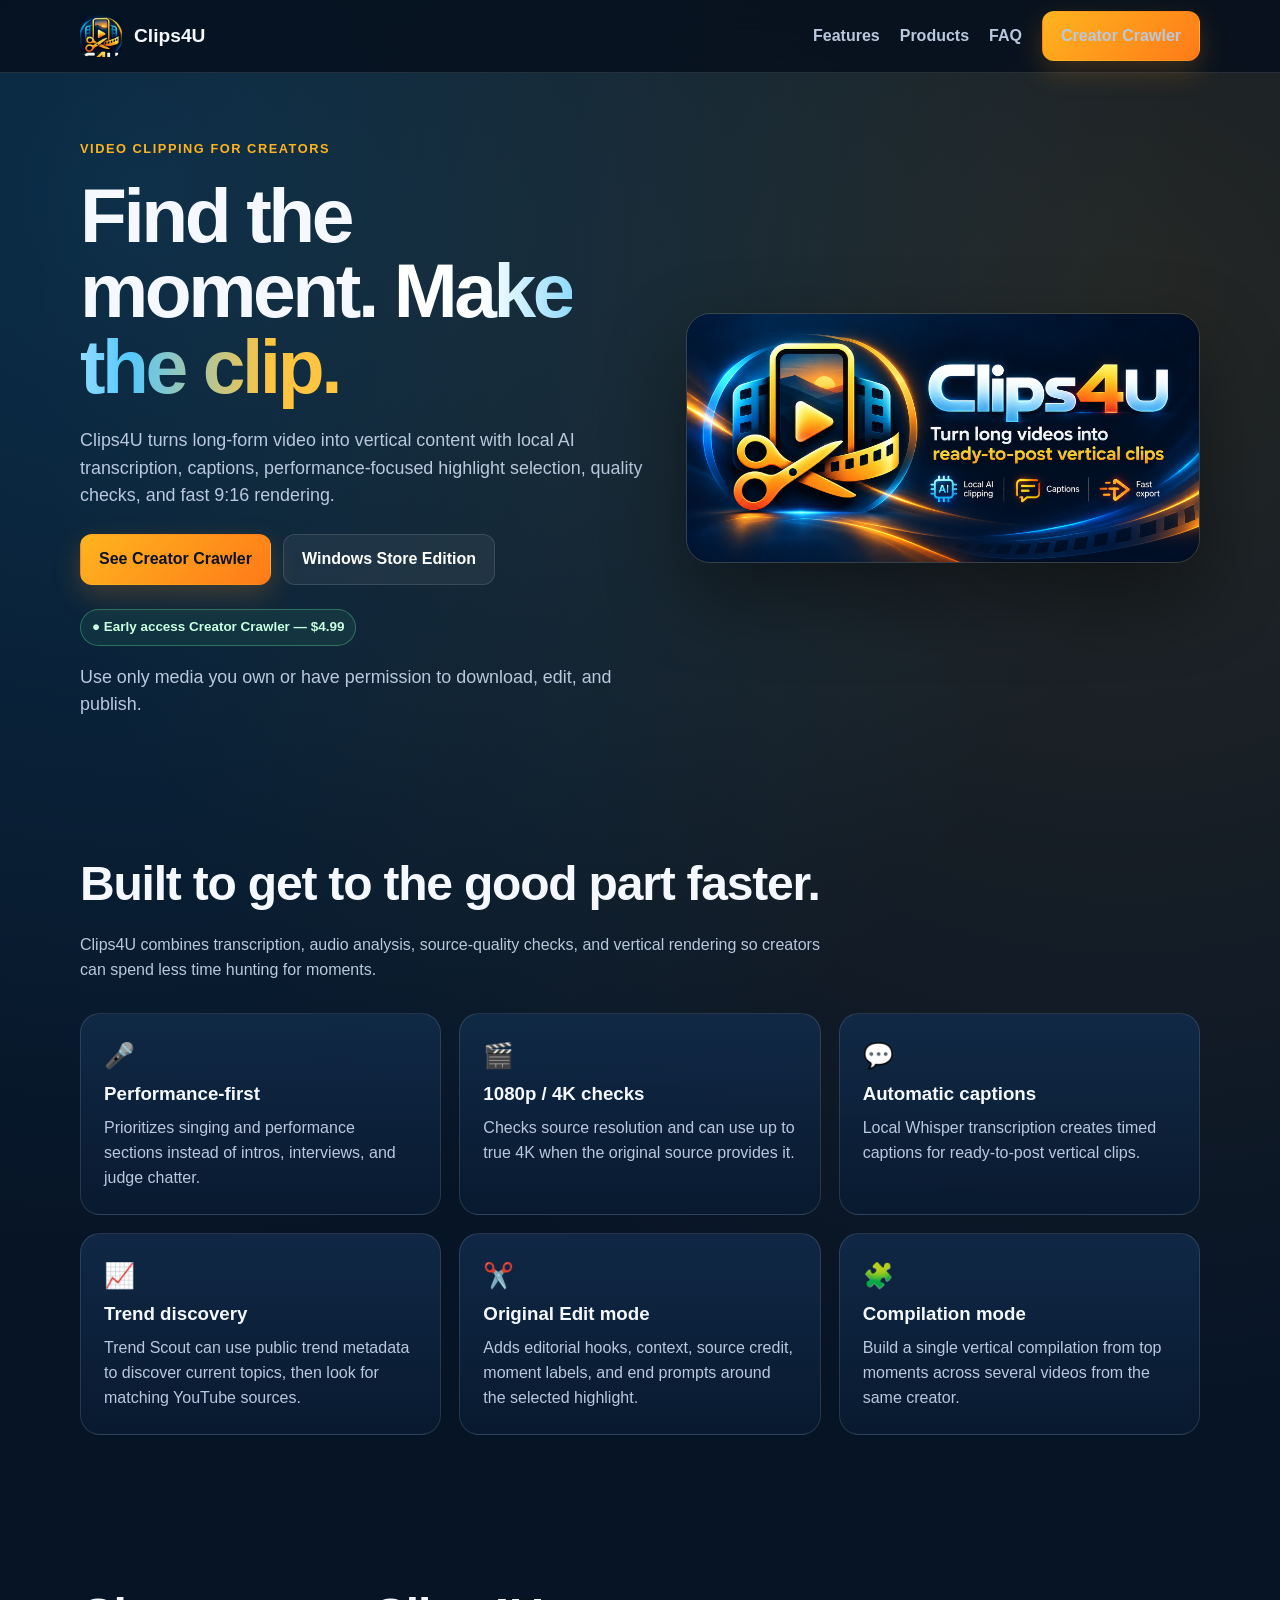
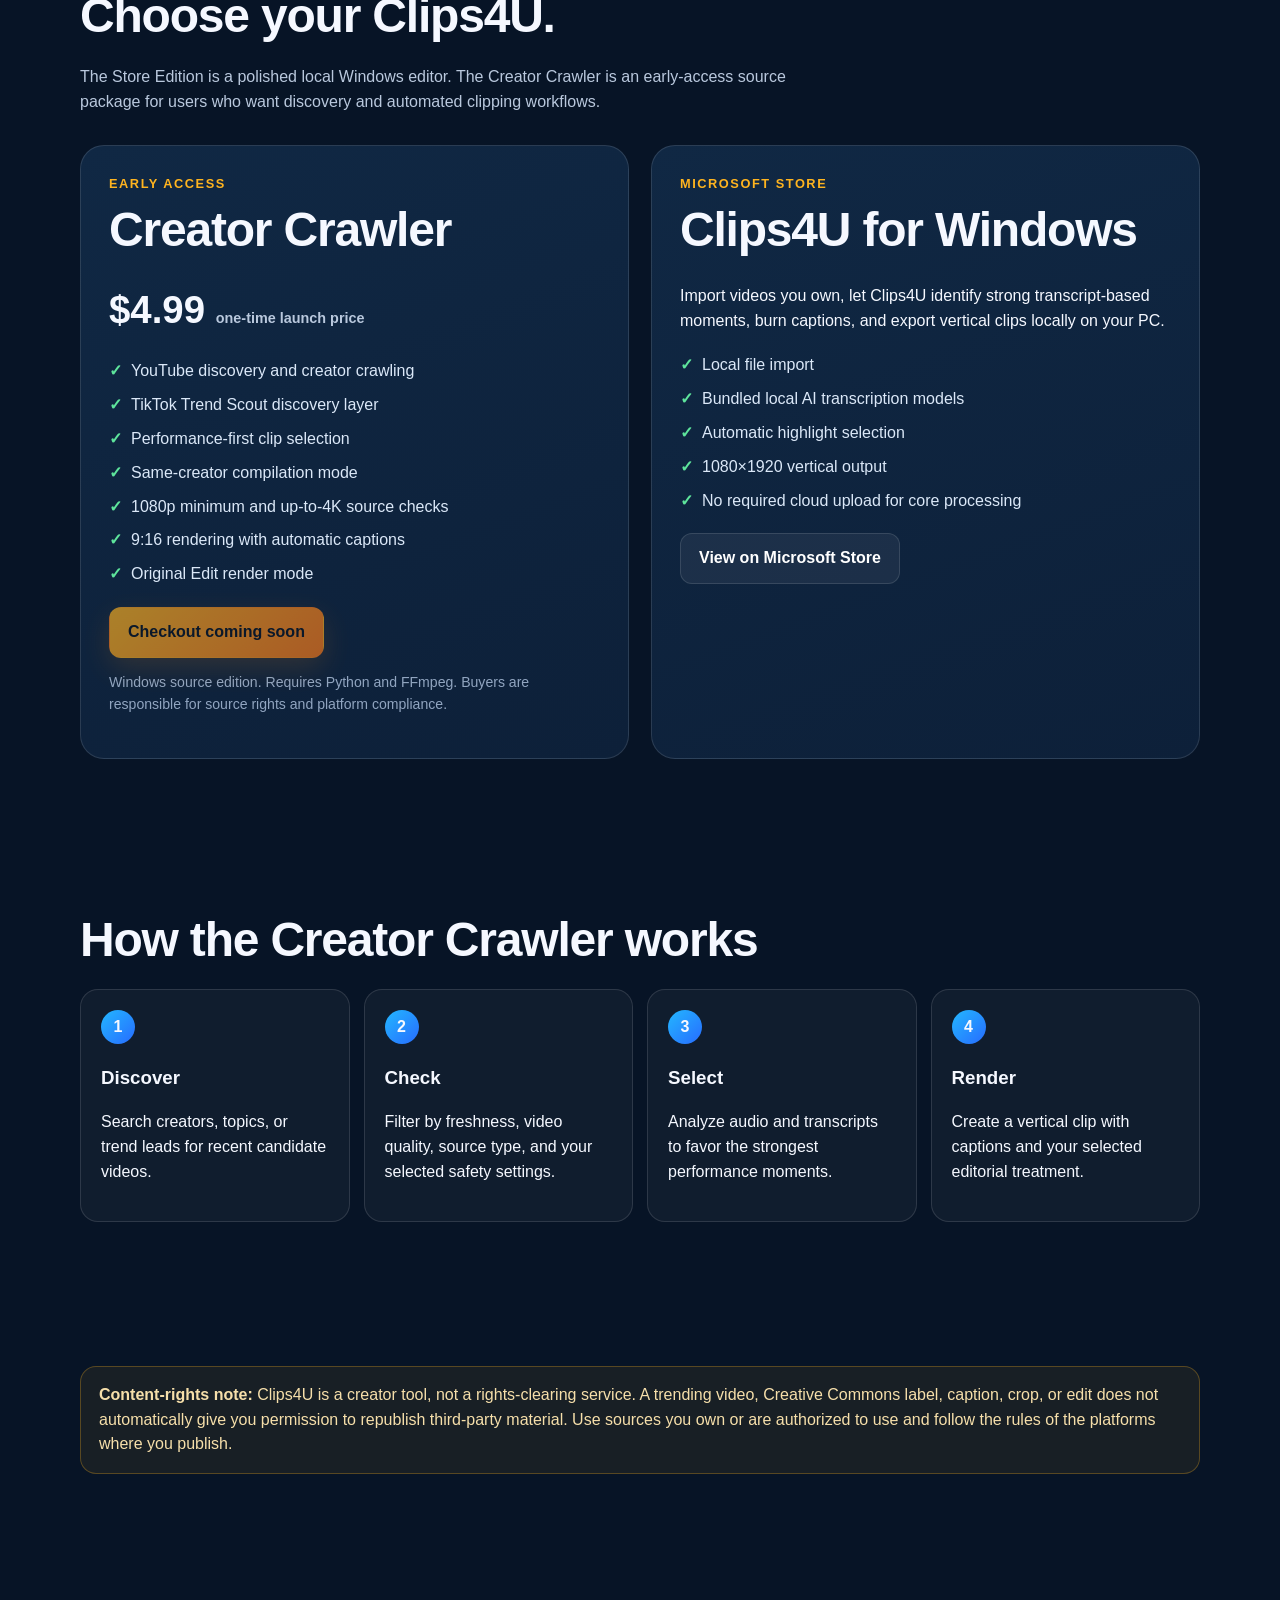
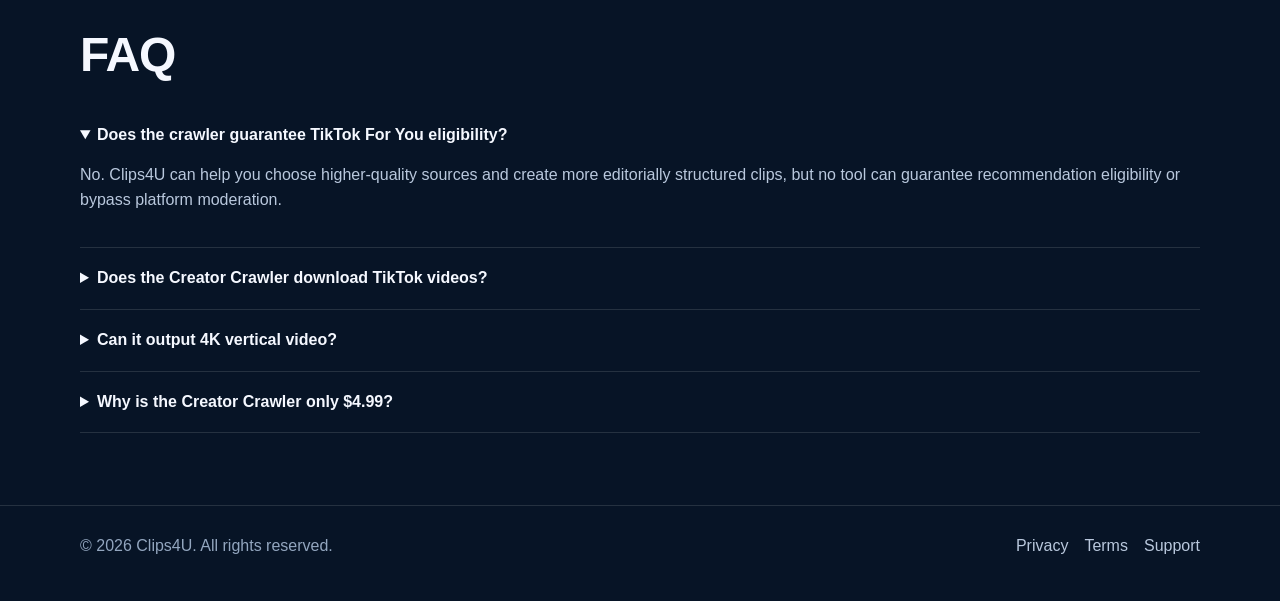
<file: index.html>
<!doctype html>
<html lang="en">
<head>
  <meta charset="utf-8">
  <meta name="viewport" content="width=device-width,initial-scale=1">
  <title>Clips4U — Turn long videos into ready-to-post vertical clips</title>
  <meta name="description" content="Clips4U helps creators find strong moments, create captions, and render ready-to-post 9:16 clips on Windows.">
  <link rel="icon" href="assets/clips4u-logo.png">
  <link rel="stylesheet" href="style.css">
</head>
<body>
<nav>
  <div class="wrap navbar">
    <a class="brand" href="index.html"><img src="assets/clips4u-logo.png" alt="Clips4U logo"><span>Clips4U</span></a>
    <div class="navlinks">
      <a href="#features">Features</a>
      <a href="#products">Products</a>
      <a href="#faq">FAQ</a>
      <a class="btn btn-primary" href="#crawler">Creator Crawler</a>
    </div>
  </div>
</nav>

<header class="hero">
  <div class="wrap hero-grid">
    <div>
      <div class="kicker">Video clipping for creators</div>
      <h1>Find the moment. <span>Make the clip.</span></h1>
      <p>Clips4U turns long-form video into vertical content with local AI transcription, captions, performance-focused highlight selection, quality checks, and fast 9:16 rendering.</p>
      <div class="hero-actions">
        <a class="btn btn-primary" href="#crawler">See Creator Crawler</a>
        <a class="btn btn-secondary" href="#windows">Windows Store Edition</a>
      </div>
      <span class="badge">● Early access Creator Crawler — $4.99</span>
      <p class="micro">Use only media you own or have permission to download, edit, and publish.</p>
    </div>
    <div class="hero-card">
      <img src="assets/clips4u-hero.png" alt="Clips4U promotional artwork">
    </div>
  </div>
</header>

<section class="section" id="features">
  <div class="wrap">
    <h2>Built to get to the good part faster.</h2>
    <p class="section-lead">Clips4U combines transcription, audio analysis, source-quality checks, and vertical rendering so creators can spend less time hunting for moments.</p>
    <div class="grid">
      <div class="card"><div class="icon">🎤</div><h3>Performance-first</h3><p>Prioritizes singing and performance sections instead of intros, interviews, and judge chatter.</p></div>
      <div class="card"><div class="icon">🎬</div><h3>1080p / 4K checks</h3><p>Checks source resolution and can use up to true 4K when the original source provides it.</p></div>
      <div class="card"><div class="icon">💬</div><h3>Automatic captions</h3><p>Local Whisper transcription creates timed captions for ready-to-post vertical clips.</p></div>
      <div class="card"><div class="icon">📈</div><h3>Trend discovery</h3><p>Trend Scout can use public trend metadata to discover current topics, then look for matching YouTube sources.</p></div>
      <div class="card"><div class="icon">✂️</div><h3>Original Edit mode</h3><p>Adds editorial hooks, context, source credit, moment labels, and end prompts around the selected highlight.</p></div>
      <div class="card"><div class="icon">🧩</div><h3>Compilation mode</h3><p>Build a single vertical compilation from top moments across several videos from the same creator.</p></div>
    </div>
  </div>
</section>

<section class="section" id="products">
  <div class="wrap">
    <h2>Choose your Clips4U.</h2>
    <p class="section-lead">The Store Edition is a polished local Windows editor. The Creator Crawler is an early-access source package for users who want discovery and automated clipping workflows.</p>
    <div class="product">
      <article class="product-card" id="crawler">
        <div class="kicker">Early access</div>
        <h2>Creator Crawler</h2>
        <div class="price">$4.99 <small>one-time launch price</small></div>
        <ul class="features">
          <li>YouTube discovery and creator crawling</li>
          <li>TikTok Trend Scout discovery layer</li>
          <li>Performance-first clip selection</li>
          <li>Same-creator compilation mode</li>
          <li>1080p minimum and up-to-4K source checks</li>
          <li>9:16 rendering with automatic captions</li>
          <li>Original Edit render mode</li>
        </ul>
        <a class="btn btn-primary" data-buy-crawler href="#crawler">Checkout coming soon</a>
        <p class="micro">Windows source edition. Requires Python and FFmpeg. Buyers are responsible for source rights and platform compliance.</p>
      </article>

      <article class="product-card" id="windows">
        <div class="kicker">Microsoft Store</div>
        <h2>Clips4U for Windows</h2>
        <p>Import videos you own, let Clips4U identify strong transcript-based moments, burn captions, and export vertical clips locally on your PC.</p>
        <ul class="features">
          <li>Local file import</li>
          <li>Bundled local AI transcription models</li>
          <li>Automatic highlight selection</li>
          <li>1080×1920 vertical output</li>
          <li>No required cloud upload for core processing</li>
        </ul>
        <a class="btn btn-secondary" target="_blank" rel="noopener" href="https://apps.microsoft.com/detail/9NXHNPBNFTKK">View on Microsoft Store</a>
      </article>
    </div>
  </div>
</section>

<section class="section">
  <div class="wrap">
    <h2>How the Creator Crawler works</h2>
    <div class="steps">
      <div class="step"><h3>Discover</h3><p>Search creators, topics, or trend leads for recent candidate videos.</p></div>
      <div class="step"><h3>Check</h3><p>Filter by freshness, video quality, source type, and your selected safety settings.</p></div>
      <div class="step"><h3>Select</h3><p>Analyze audio and transcripts to favor the strongest performance moments.</p></div>
      <div class="step"><h3>Render</h3><p>Create a vertical clip with captions and your selected editorial treatment.</p></div>
    </div>
  </div>
</section>

<section class="section">
  <div class="wrap notice">
    <strong>Content-rights note:</strong> Clips4U is a creator tool, not a rights-clearing service. A trending video, Creative Commons label, caption, crop, or edit does not automatically give you permission to republish third-party material. Use sources you own or are authorized to use and follow the rules of the platforms where you publish.
  </div>
</section>

<section class="section faq" id="faq">
  <div class="wrap">
    <h2>FAQ</h2>
    <details open><summary>Does the crawler guarantee TikTok For You eligibility?</summary><p>No. Clips4U can help you choose higher-quality sources and create more editorially structured clips, but no tool can guarantee recommendation eligibility or bypass platform moderation.</p></details>
    <details><summary>Does the Creator Crawler download TikTok videos?</summary><p>No. Trend Scout is designed to use trend information as a discovery signal and then find matching candidate sources on YouTube.</p></details>
    <details><summary>Can it output 4K vertical video?</summary><p>Yes when the source is genuinely 4K. A lower-resolution source can be rendered larger, but that does not create real missing detail.</p></details>
    <details><summary>Why is the Creator Crawler only $4.99?</summary><p>It is an early-access launch price. The crawler is a source-based Windows tool that still requires Python and FFmpeg setup.</p></details>
  </div>
</section>

<footer>
  <div class="wrap footer-grid">
    <div>© <span id="year"></span> Clips4U. All rights reserved.</div>
    <div class="footer-links">
      <a href="privacy.html">Privacy</a>
      <a href="terms.html">Terms</a>
      <a href="support.html">Support</a>
    </div>
  </div>
</footer>
<script src="script.js"></script>
</body>
</html>
</file>
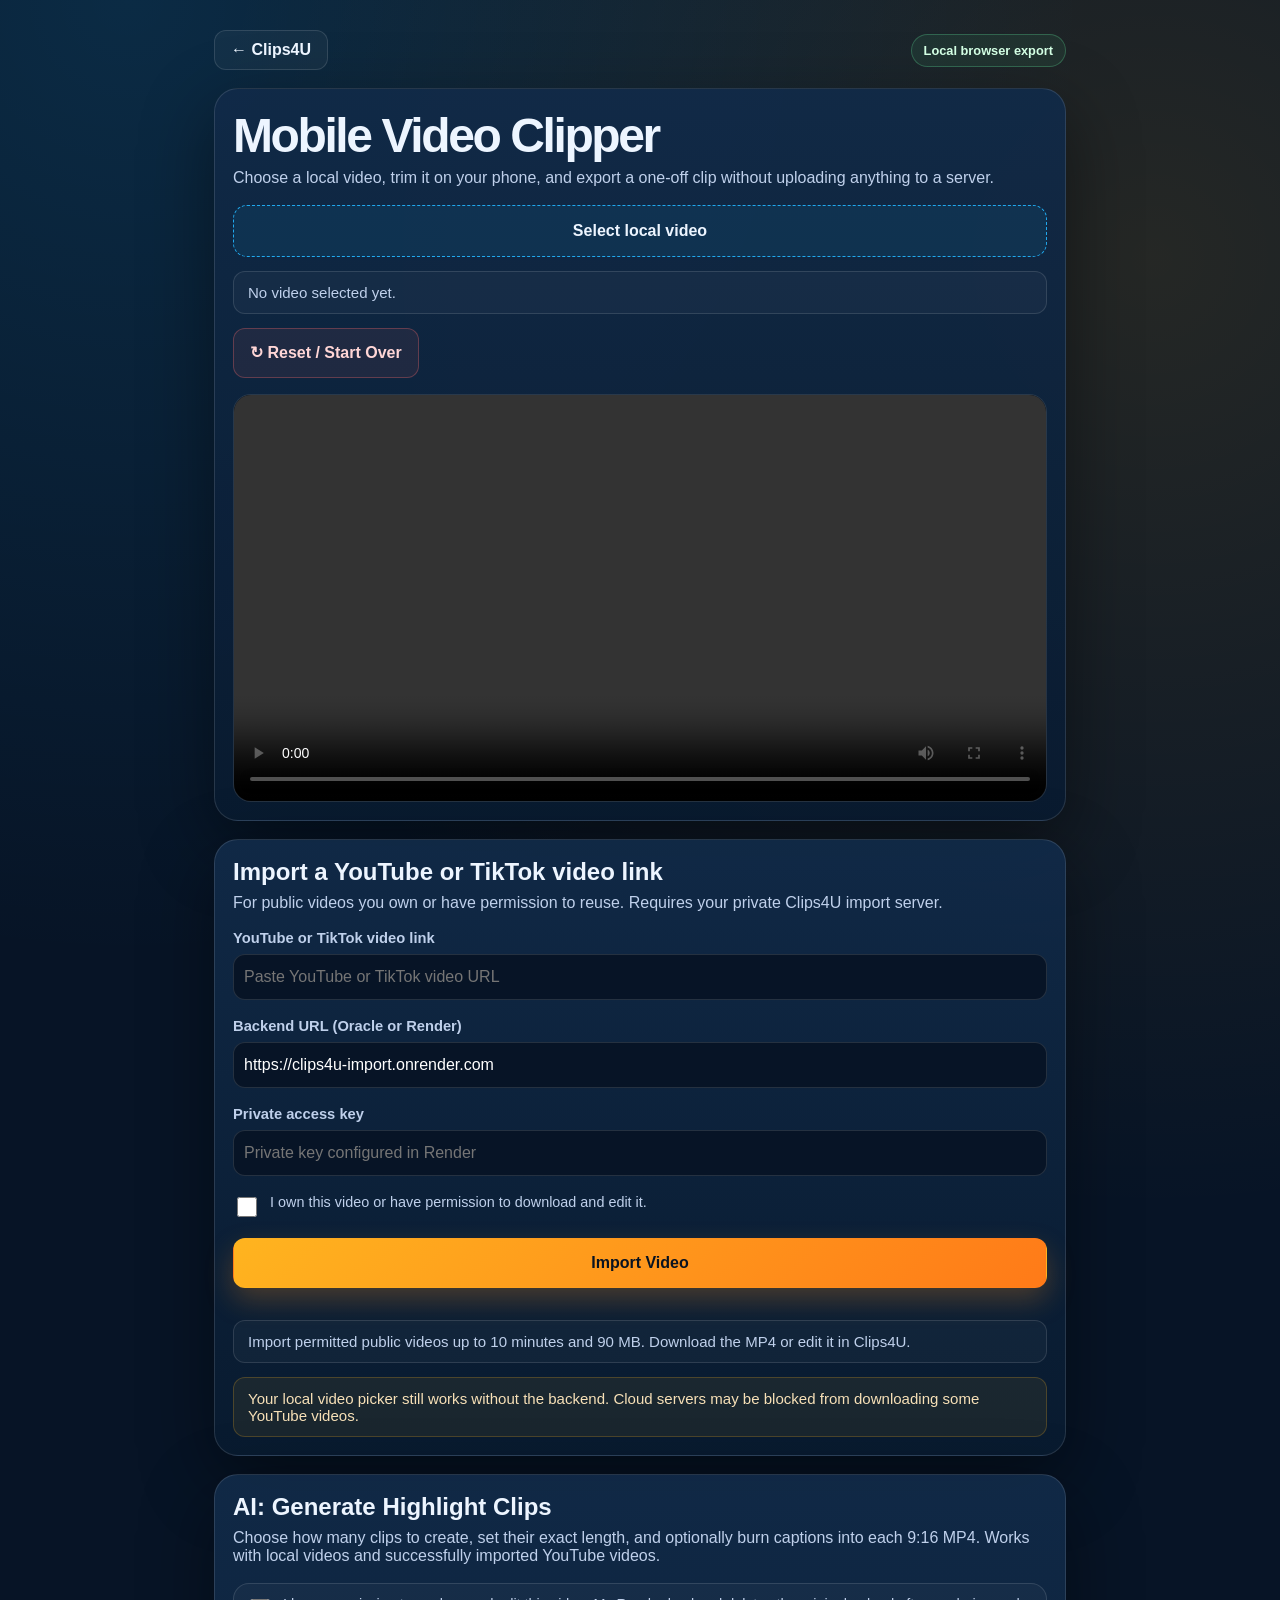
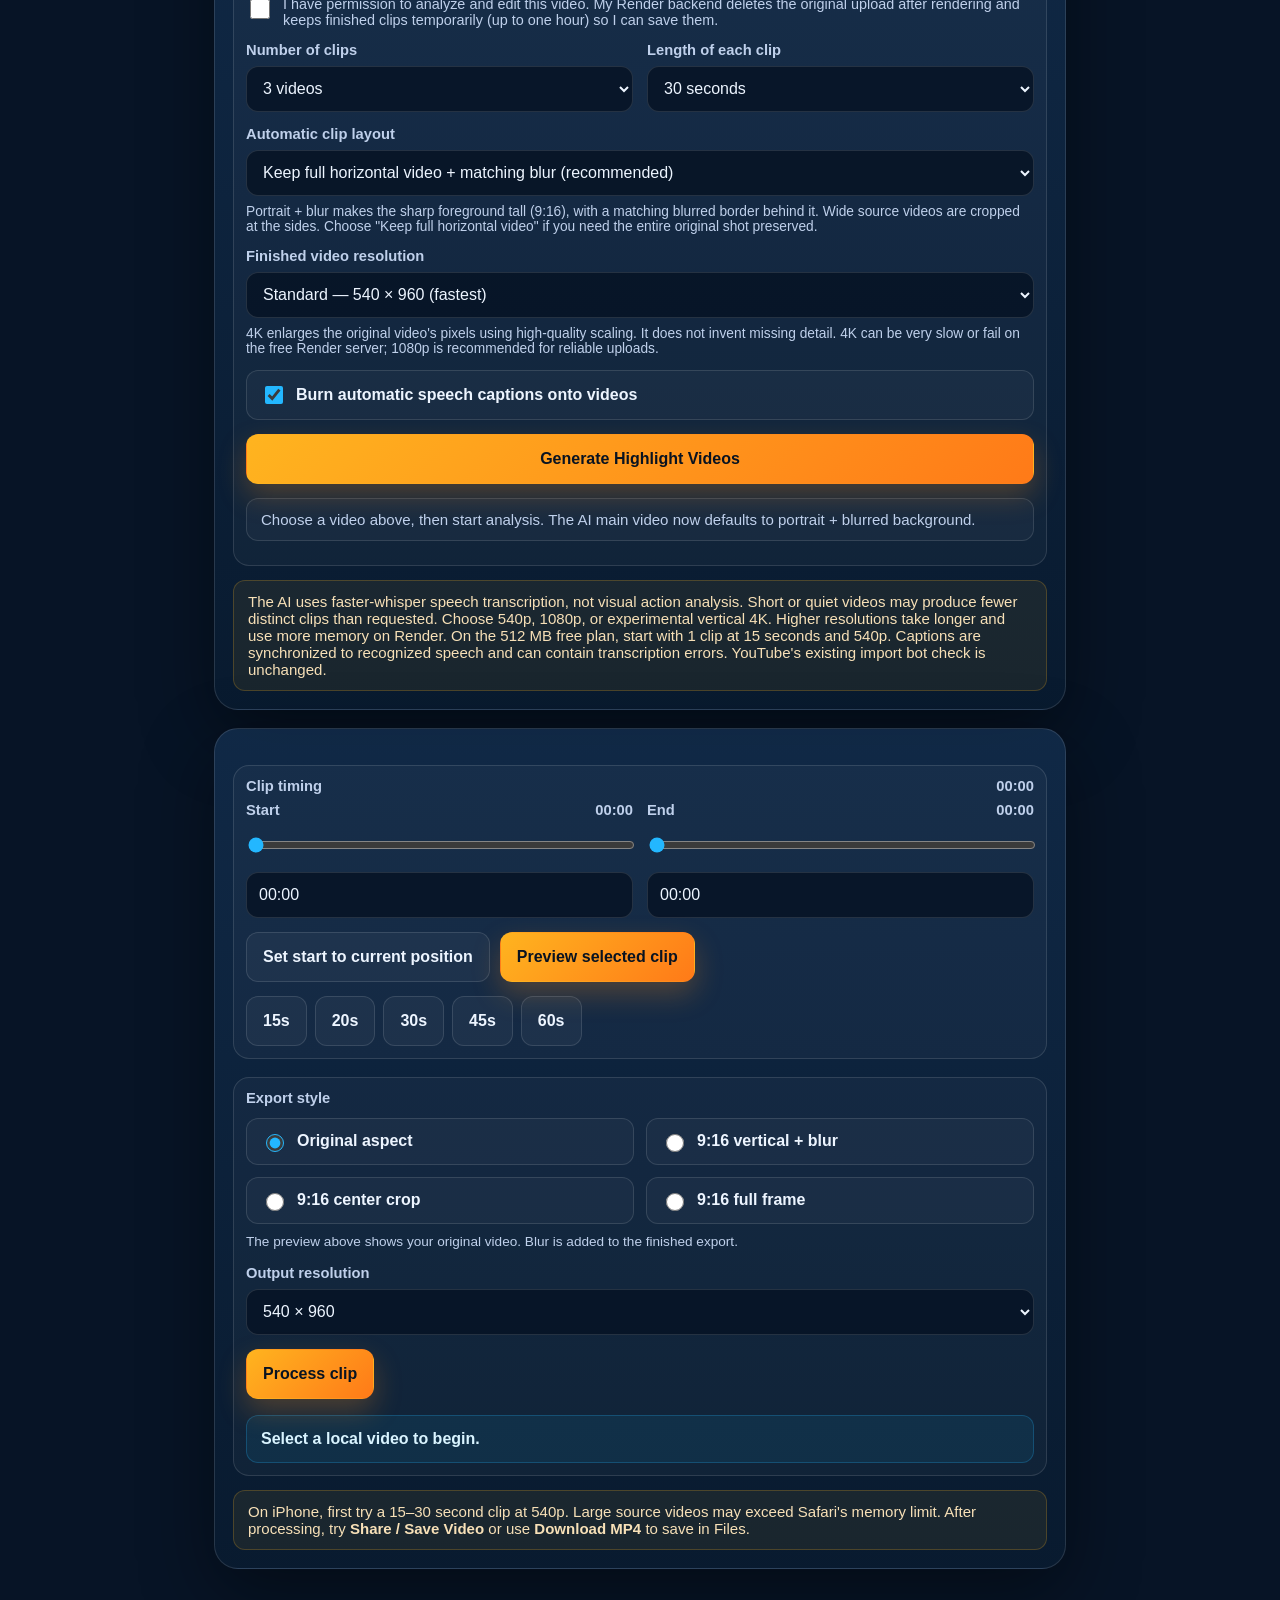
<file: mobile.html>
<!doctype html>
<html lang="en">
<head>
  <meta charset="utf-8">
  <meta name="viewport" content="width=device-width, initial-scale=1, viewport-fit=cover">
  <title>Clips4U Mobile Video Clipper</title>
  <meta name="description" content="Create and export short mobile-friendly clips locally in your browser with Clips4U Mobile Clipper.">
  <style>
    :root {
      --bg: #071426;
      --bg-2: #0d2039;
      --card: rgba(12, 28, 48, 0.96);
      --card-2: rgba(17, 42, 72, 0.94);
      --line: rgba(255,255,255,0.12);
      --text: #edf5ff;
      --muted: #bfd0eb;
      --blue: #23b7ff;
      --gold: #ffb41f;
      --orange: #ff7a18;
      --green: #5ee59c;
      --danger: #ff6b6b;
      --shadow: 0 24px 72px rgba(0,0,0,0.42);
    }

    * { box-sizing: border-box; }
    html { scroll-behavior: smooth; }
    body {
      margin: 0;
      font-family: Inter, "Segoe UI", Arial, sans-serif;
      color: var(--text);
      background:
        radial-gradient(circle at 10% 0%, rgba(35,183,255,0.14), transparent 28%),
        radial-gradient(circle at 90% 8%, rgba(255,180,31,0.12), transparent 30%),
        var(--bg);
      min-height: 100vh;
    }

    a { color: inherit; text-decoration: none; }
    button, input, select {
      font: inherit;
    }

    .shell {
      max-width: 880px;
      margin: 0 auto;
      padding: 18px 14px 40px;
    }

    .topbar {
      display: flex;
      align-items: center;
      justify-content: space-between;
      gap: 12px;
      padding: 12px 0 18px;
    }

    .back-link {
      display: inline-flex;
      align-items: center;
      gap: 8px;
      padding: 10px 16px;
      border-radius: 12px;
      background: rgba(255,255,255,0.04);
      border: 1px solid var(--line);
      color: var(--text);
      font-weight: 700;
    }

    .pill {
      display: inline-flex;
      align-items: center;
      gap: 8px;
      padding: 8px 12px;
      border-radius: 999px;
      background: rgba(94,229,156,0.08);
      border: 1px solid rgba(94,229,156,0.28);
      color: #d3ffe4;
      font-size: 0.8rem;
      font-weight: 700;
    }

    .panel {
      background: linear-gradient(180deg, rgba(17,42,72,0.94), rgba(9,27,48,0.94));
      border: 1px solid var(--line);
      border-radius: 24px;
      box-shadow: var(--shadow);
      padding: 18px;
      margin-bottom: 18px;
    }

    h1 {
      margin: 4px 0 8px;
      font-size: clamp(2rem, 7vw, 3rem);
      line-height: 1.04;
      letter-spacing: -0.05em;
    }

    .lede {
      margin: 0 0 18px;
      color: var(--muted);
      font-size: 1rem;
    }

    .file-picker {
      display: flex;
      align-items: center;
      justify-content: center;
      width: 100%;
      min-height: 52px;
      border-radius: 14px;
      border: 1px dashed rgba(35,183,255,0.9);
      background: rgba(35,183,255,0.08);
      color: var(--text);
      font-weight: 800;
      cursor: pointer;
      transition: transform 0.15s ease, background 0.15s ease;
      position: relative;
      overflow: hidden;
    }

    .file-picker:active { transform: scale(0.99); }
    .file-picker input {
      position: absolute;
      inset: 0;
      opacity: 0;
      cursor: pointer;
    }

    .meta {
      margin-top: 14px;
      padding: 12px 14px;
      border-radius: 12px;
      background: rgba(255,255,255,0.03);
      border: 1px solid var(--line);
      color: var(--muted);
      font-size: 0.94rem;
    }

    .video-wrap {
      margin-top: 16px;
      border-radius: 18px;
      overflow: hidden;
      background: rgba(0,0,0,0.18);
      border: 1px solid var(--line);
    }

    video {
      display: block;
      width: 100%;
      max-height: 52vh;
      background: #020c17;
    }

    .controls-grid {
      display: grid;
      gap: 18px;
      margin-top: 18px;
      grid-template-columns: 1fr;
    }

    .time-grid {
      display: grid;
      grid-template-columns: 1fr 1fr;
      gap: 14px;
    }

    .control-box {
      padding: 12px;
      border-radius: 16px;
      background: rgba(255,255,255,0.03);
      border: 1px solid var(--line);
    }

    .label-row {
      display: flex;
      justify-content: space-between;
      align-items: center;
      gap: 8px;
      margin-bottom: 8px;
      color: var(--muted);
      font-weight: 700;
      font-size: 0.92rem;
    }

    .range-wrap {
      display: grid;
      gap: 8px;
    }

    input[type="range"] {
      width: 100%;
      accent-color: var(--blue);
      min-height: 34px;
    }

    input[type="text"],
    select {
      width: 100%;
      min-height: 46px;
      border-radius: 12px;
      border: 1px solid var(--line);
      background: rgba(7,20,38,0.9);
      color: var(--text);
      padding: 10px 12px;
      font-size: 1rem;
    }

    .chip-group {
      display: flex;
      flex-wrap: wrap;
      gap: 8px;
    }

    .button,
    .secondary-button,
    .danger-button {
      display: inline-flex;
      align-items: center;
      justify-content: center;
      gap: 8px;
      min-height: 50px;
      padding: 12px 16px;
      border-radius: 12px;
      border: 1px solid transparent;
      cursor: pointer;
      font-weight: 800;
      text-align: center;
      transition: transform 0.15s ease, opacity 0.15s ease;
    }

    .button:active,
    .secondary-button:active,
    .danger-button:active { transform: scale(0.99); }

    .button {
      color: #091321;
      background: linear-gradient(135deg, var(--gold), var(--orange));
      box-shadow: 0 12px 28px rgba(255,144,24,0.25);
    }

    .secondary-button {
      background: rgba(255,255,255,0.04);
      border-color: var(--line);
      color: var(--text);
    }

    .danger-button {
      background: rgba(255,107,107,0.08);
      border-color: rgba(255,107,107,0.3);
      color: #ffd6d6;
    }

    .button[disabled],
    .secondary-button[disabled],
    .danger-button[disabled] {
      opacity: 0.5;
      cursor: not-allowed;
      box-shadow: none;
    }

    .inline-actions {
      display: flex;
      flex-wrap: wrap;
      gap: 10px;
      margin-top: 14px;
    }

    .option-grid {
      display: grid;
      grid-template-columns: 1fr 1fr;
      gap: 12px;
      margin-top: 12px;
    }

    .radio {
      display: flex;
      align-items: center;
      gap: 10px;
      padding: 12px 14px;
      border-radius: 12px;
      border: 1px solid var(--line);
      background: rgba(255,255,255,0.03);
      color: var(--text);
      font-weight: 700;
      cursor: pointer;
    }

    .radio input {
      accent-color: var(--blue);
      width: 18px;
      height: 18px;
    }

    .status {
      margin-top: 16px;
      padding: 12px 14px;
      border-radius: 12px;
      font-weight: 700;
      border: 1px solid rgba(35,183,255,.24);
      background: rgba(35,183,255,.08);
      color: #d9f4ff;
      min-height: 48px;
      display: flex;
      align-items: center;
    }

    .status.error {
      border-color: rgba(255,107,107,0.28);
      background: rgba(255,107,107,0.08);
      color: #ffd5d5;
    }

    .status.success {
      border-color: rgba(94,229,156,0.28);
      background: rgba(94,229,156,0.08);
      color: #dcffe8;
    }

    .progress-track {
      width: 100%;
      height: 10px;
      border-radius: 999px;
      background: rgba(255,255,255,0.08);
      border: 1px solid var(--line);
      overflow: hidden;
      margin-top: 12px;
      display: none;
    }

    .progress-bar {
      height: 100%;
      width: 0%;
      background: linear-gradient(90deg, var(--blue), var(--gold));
      transition: width 0.2s ease;
    }

    .info-note {
      margin-top: 14px;
      border-radius: 12px;
      padding: 12px 14px;
      background: rgba(255,180,31,0.07);
      border: 1px solid rgba(255,180,31,0.22);
      color: #f7e0b7;
      font-size: 0.94rem;
    }

    .output-panel {
      display: none;
      margin-top: 18px;
    }

    .output-panel.visible {
      display: block;
    }

    .share-row {
      display: flex;
      flex-wrap: wrap;
      gap: 10px;
      margin-top: 14px;
    }

    .share-row a,
    .share-row button {
      flex: 1 1 180px;
    }

    .smallprint {
      margin-top: 12px;
      color: var(--muted);
      font-size: 0.82rem;
      line-height: 1.5;
    }

    @media (max-width: 640px) {
      .shell { padding-left: 12px; padding-right: 12px; }
      .topbar { align-items: flex-start; }
      .time-grid, .option-grid { grid-template-columns: 1fr; }
      .button, .secondary-button, .danger-button { width: 100%; }
      .share-row a, .share-row button { flex-basis: 100%; }
    }
  </style>
</head>
<body>
  <div class="shell">
    <header class="topbar">
      <a class="back-link" href="index.html">← Clips4U</a>
      <span class="pill">Local browser export</span>
    </header>

    <main>
      <section class="panel">
        <h1>Mobile Video Clipper</h1>
        <p class="lede">Choose a local video, trim it on your phone, and export a one-off clip without uploading anything to a server.</p>

        <label class="file-picker" for="videoInput">
          <input id="videoInput" type="file" accept="video/*,.mp4,.mov,.m4v,.webm,.mkv">
          <span>Select local video</span>
        </label>

        <div id="fileMeta" class="meta">No video selected yet.</div>
        <div class="inline-actions">
          <button class="danger-button" id="resetClipperBtn" type="button">↻ Reset / Start Over</button>
        </div>

        <div class="video-wrap">
          <video id="sourceVideo" playsinline webkit-playsinline controls preload="metadata"></video>
        </div>
      </section>

      <section class="panel" id="youtubeImportPanel">
        <h2 style="margin:0 0 8px;">Import a YouTube or TikTok video link</h2>
        <p class="lede">For public videos you own or have permission to reuse. Requires your private Clips4U import server.</p>
        <div class="controls-grid" style="margin-top:12px;">
          <div><label class="label-row" for="ytLink">YouTube or TikTok video link</label>
          <input id="ytLink" type="url" inputmode="url" placeholder="Paste YouTube or TikTok video URL" style="width:100%;min-height:46px;background:#071426;color:white;border:1px solid var(--line);border-radius:12px;padding:10px;"></div>
          <div><label class="label-row" for="ytServer">Backend URL (Oracle or Render)</label>
          <input id="ytServer" type="url" inputmode="url" placeholder="https://clips4u.YOUR-IP.sslip.io" style="width:100%;min-height:46px;background:#071426;color:white;border:1px solid var(--line);border-radius:12px;padding:10px;"></div>
          <div><label class="label-row" for="ytKey">Private access key</label>
          <input id="ytKey" type="password" autocomplete="off" placeholder="Private key configured in Render" style="width:100%;min-height:46px;background:#071426;color:white;border:1px solid var(--line);border-radius:12px;padding:10px;"></div>
          <label style="display:flex;gap:10px;color:var(--muted);font-size:.9rem;"><input id="ytRights" type="checkbox" style="width:20px;height:20px;flex:0 0 auto;accent-color:var(--blue);"><span>I own this video or have permission to download and edit it.</span></label>
          <button class="button" id="ytImportBtn" type="button">Import Video</button>
          <a id="importDownloadLink" class="button" style="display:none;text-align:center" download="clips4u-import.mp4">Download Original MP4</a>
          <div class="meta" id="ytImportStatus" role="status" aria-live="polite">Import permitted public videos up to 10 minutes and 90 MB. Download the MP4 or edit it in Clips4U.</div>
        </div>
        <div class="info-note">Your local video picker still works without the backend. Cloud servers may be blocked from downloading some YouTube videos.</div>
      </section>

      <section class="panel" id="aiHighlightsPanel">
        <h2 style="margin:0 0 8px;">AI: Generate Highlight Clips</h2>
        <p class="lede">Choose how many clips to create, set their exact length, and optionally burn captions into each 9:16 MP4. Works with local videos and successfully imported YouTube videos.</p>
        <div class="control-box">
          <label style="display:flex;align-items:flex-start;gap:10px;color:var(--muted);font-size:.9rem;margin-bottom:14px;">
            <input type="checkbox" id="aiRights" style="width:20px;height:20px;flex:0 0 20px;accent-color:var(--blue);">
            <span>I have permission to analyze and edit this video. My Render backend deletes the original upload after rendering and keeps finished clips temporarily (up to one hour) so I can save them.</span>
          </label>
          <div class="time-grid" style="margin-bottom:14px;">
            <div>
              <label class="label-row" for="aiClipCount">Number of clips</label>
              <select id="aiClipCount">
                <option value="1">1 video</option>
                <option value="2">2 videos</option>
                <option value="3" selected>3 videos</option>
                <option value="4">4 videos</option>
                <option value="5">5 videos</option>
              </select>
            </div>
            <div>
              <label class="label-row" for="aiClipLength">Length of each clip</label>
              <select id="aiClipLength">
                <option value="15">15 seconds</option>
                <option value="20">20 seconds</option>
                <option value="30" selected>30 seconds</option>
                <option value="45">45 seconds</option>
                <option value="60">60 seconds</option>
              </select>
            </div>
          </div>
          <div style="margin-bottom:14px;">
            <label class="label-row" for="aiVideoLayout">Automatic clip layout</label>
            <select id="aiVideoLayout">
              <option value="portrait_blur">Portrait main video + matching blurred background</option>
              <option value="blur" selected>Keep full horizontal video + matching blur (recommended)</option>
              <option value="crop">Portrait center crop (no blur)</option>
            </select>
            <p style="font-size:.86rem;color:var(--muted);margin:8px 0 0;">
              Portrait + blur makes the sharp foreground tall (9:16), with a matching blurred
              border behind it. Wide source videos are cropped at the sides. Choose "Keep full
              horizontal video" if you need the entire original shot preserved.
            </p>
          </div>
          <div style="margin-bottom:14px;">
            <label class="label-row" for="aiClipQuality">Finished video resolution</label>
            <select id="aiClipQuality">
              <option value="540p" selected>Standard — 540 × 960 (fastest)</option>
              <option value="1080p">Full HD — 1080 × 1920</option>
              <option value="4k">4K upscale — 2160 × 3840 (experimental)</option>
            </select>
            <p style="font-size:.86rem;color:var(--muted);margin:8px 0 0;">
              4K enlarges the original video's pixels using high-quality scaling. It does not
              invent missing detail. 4K can be very slow or fail on the free Render server;
              1080p is recommended for reliable uploads.
            </p>
          </div>
          <label class="radio" style="margin-bottom:14px;">
            <input id="aiCaptions" type="checkbox" checked>
            <span>Burn automatic speech captions onto videos</span>
          </label>
          <button class="button" id="aiAnalyzeBtn" type="button" style="width:100%;">Generate Highlight Videos</button>
          <div class="meta" id="aiStatus" role="status" aria-live="polite">Choose a video above, then start analysis. The AI main video now defaults to portrait + blurred background.</div>
          <div id="aiResults" style="display:grid;gap:12px;margin-top:12px;"></div>
        </div>
        <div class="info-note">The AI uses faster-whisper speech transcription, not visual action analysis. Short or quiet videos may produce fewer distinct clips than requested. Choose 540p, 1080p, or experimental vertical 4K. Higher resolutions take longer and use more memory on Render. On the 512 MB free plan, start with 1 clip at 15 seconds and 540p. Captions are synchronized to recognized speech and can contain transcription errors. YouTube's existing import bot check is unchanged.</div>
      </section>

      <section class="panel">
        <div class="controls-grid">
          <div class="control-box">
            <div class="label-row">
              <span>Clip timing</span>
              <span id="durationLabel">00:00</span>
            </div>

            <div class="time-grid">
              <div>
                <label class="label-row" for="startRange"><span>Start</span><strong id="startValue">00:00</strong></label>
                <div class="range-wrap">
                  <input id="startRange" type="range" min="0" max="0" step="0.1" value="0">
                  <input id="startInput" type="text" inputmode="decimal" value="00:00">
                </div>
              </div>
              <div>
                <label class="label-row" for="endRange"><span>End</span><strong id="endValue">00:00</strong></label>
                <div class="range-wrap">
                  <input id="endRange" type="range" min="0" max="0" step="0.1" value="0">
                  <input id="endInput" type="text" inputmode="decimal" value="00:00">
                </div>
              </div>
            </div>

            <div class="inline-actions">
              <button class="secondary-button" id="setStartBtn" type="button">Set start to current position</button>
              <button class="button" id="previewBtn" type="button">Preview selected clip</button>
            </div>

            <div class="chip-group" style="margin-top:14px;">
              <button class="secondary-button" data-length="15" type="button">15s</button>
              <button class="secondary-button" data-length="20" type="button">20s</button>
              <button class="secondary-button" data-length="30" type="button">30s</button>
              <button class="secondary-button" data-length="45" type="button">45s</button>
              <button class="secondary-button" data-length="60" type="button">60s</button>
            </div>
          </div>

          <div class="control-box">
            <div class="label-row"><span>Export style</span></div>
            <div class="option-grid">
              <label class="radio"><input type="radio" name="exportStyle" value="original" checked> Original aspect</label>
              <label class="radio"><input type="radio" name="exportStyle" value="vertical-blur"> 9:16 vertical + blur</label>
              <label class="radio"><input type="radio" name="exportStyle" value="center-crop"> 9:16 center crop</label>
              <label class="radio"><input type="radio" name="exportStyle" value="classic-vertical"> 9:16 full frame</label>
            </div>
            <p style="color:var(--muted);font-size:0.85rem;margin:10px 0 0;">The preview above shows your original video. Blur is added to the finished export.</p>

            <div class="label-row" style="margin-top:16px;"><span>Output resolution</span></div>
            <select id="resolutionSelect">
              <option value="540x960">540 × 960</option>
              <option value="720x1280">720 × 1280</option>
            </select>

            <div class="inline-actions">
              <button class="button" id="processBtn" type="button">Process clip</button>
            </div>

            <div id="progressTrack" class="progress-track" aria-live="polite">
              <div id="progressBar" class="progress-bar"></div>
            </div>
            <div id="status" class="status">Select a local video to begin.</div>
          </div>
        </div>

        <div class="info-note">
          On iPhone, first try a 15–30 second clip at 540p. Large source videos may exceed Safari's memory limit. After processing, try <strong>Share / Save Video</strong> or use <strong>Download MP4</strong> to save in Files.
        </div>
      </section>

      <section id="outputPanel" class="panel output-panel">
        <h2 style="margin-top:0; margin-bottom:10px;">Finished clip</h2>
        <div class="video-wrap">
          <video id="outputVideo" playsinline webkit-playsinline controls preload="metadata"></video>
        </div>

        <div class="share-row">
          <button class="button" id="shareBtn" type="button">Share / Save Video</button>
          <a id="downloadLink" class="secondary-button" href="#" download="clips4u-mobile-clip.mp4">Download MP4</a>
        </div>

        <div class="smallprint">This process runs entirely in your browser using FFmpeg.wasm. The original source never leaves your device.</div>
      </section>
    </main>
  </div>

  <script type="module">
    const state = {
      file: null,
      name: '',
      duration: 0,
      start: 0,
      end: 0,
      processedBlob: null,
      ffmpeg: null,
      sourceObjectUrl: null,
      outputObjectUrl: null,
      processingClipDuration: 0,
      busy: false,
      previewing: false,
      workerObjectUrl: null,
      importing: false
    };

    const sourceVideo = document.getElementById('sourceVideo');
    const videoInput = document.getElementById('videoInput');
    const fileMeta = document.getElementById('fileMeta');
    const statusEl = document.getElementById('status');
    const progressTrack = document.getElementById('progressTrack');
    const progressBar = document.getElementById('progressBar');
    const durationLabel = document.getElementById('durationLabel');
    const startRange = document.getElementById('startRange');
    const endRange = document.getElementById('endRange');
    const startInput = document.getElementById('startInput');
    const endInput = document.getElementById('endInput');
    const startValue = document.getElementById('startValue');
    const endValue = document.getElementById('endValue');
    const setStartBtn = document.getElementById('setStartBtn');
    const previewBtn = document.getElementById('previewBtn');
    const processBtn = document.getElementById('processBtn');
    const outputPanel = document.getElementById('outputPanel');
    const outputVideo = document.getElementById('outputVideo');
    const shareBtn = document.getElementById('shareBtn');
    const downloadLink = document.getElementById('downloadLink');
    const resetClipperBtn = document.getElementById('resetClipperBtn');

    function setStatus(message, tone = '') {
      statusEl.textContent = message;
      statusEl.classList.remove('error', 'success');
      if (tone) statusEl.classList.add(tone);
    }

    function setProgress(percentage) {
      progressTrack.style.display = 'block';
      progressBar.style.width = `${Math.max(0, Math.min(100, percentage))}%`;
    }

    function formatTime(value) {
      const safeValue = Number.isFinite(value) ? Math.max(0, value) : 0;
      const mins = Math.floor(safeValue / 60);
      const secs = safeValue - (mins * 60);
      return `${String(mins).padStart(2, '0')}:${secs.toFixed(1).padStart(4, '0')}`;
    }

    function parseTime(value) {
      if (!value || value === '') return 0;
      const text = String(value).trim();
      if (text.includes(':')) {
        const parts = text.split(':').map(part => Number(part));
        if (parts.length === 2) {
          return (parts[0] * 60) + parts[1];
        }
        if (parts.length === 3) {
          return (parts[0] * 3600) + (parts[1] * 60) + parts[2];
        }
      }
      const numeric = Number(text);
      return Number.isFinite(numeric) ? numeric : 0;
    }

    function updateTimeLabels() {
      startRange.value = String(state.start);
      endRange.value = String(state.end);
      startInput.value = formatTime(state.start).replace('.0', '');
      endInput.value = formatTime(state.end).replace('.0', '');
      startValue.textContent = formatTime(state.start).replace('.0', '');
      endValue.textContent = formatTime(state.end).replace('.0', '');
      durationLabel.textContent = formatTime(state.duration).replace('.0', '');
      startRange.max = String(state.duration);
      endRange.max = String(state.duration);
    }

    function clampRangeValues() {
      if (!state.duration) return;
      state.start = Math.min(Math.max(state.start, 0), state.duration);
      state.end = Math.min(Math.max(state.end, 0), state.duration);
      if (state.end < state.start) {
        state.end = state.start;
      }
      updateTimeLabels();
    }

    function syncInputsFromStart() {
      state.start = parseTime(startInput.value);
      if (state.start > state.duration) state.start = state.duration;
      state.end = Math.max(state.end, state.start);
      if (state.end > state.duration) state.end = state.duration;
      clampRangeValues();
    }

    function syncInputsFromEnd() {
      state.end = parseTime(endInput.value);
      if (state.end > state.duration) state.end = state.duration;
      if (state.end < state.start) state.end = state.start;
      clampRangeValues();
    }

    function updateFileMeta() {
      if (!state.file) {
        fileMeta.textContent = 'No video selected yet.';
        return;
      }
      const durText = state.duration ? formatTime(state.duration).replace('.0', '') : 'Loading video metadata...';
      fileMeta.textContent = `${state.name} • ${durText} • Local file only`;
    }

    function attachSourceVideoEvents() {
      sourceVideo.addEventListener('loadedmetadata', () => {
        state.duration = Number.isFinite(sourceVideo.duration) ? sourceVideo.duration : 0;
        if (state.duration <= 0) {
          setStatus('Unable to read video duration. Try a different MP4 or MOV.', 'error');
          return;
        }
        state.start = 0;
        state.end = Math.min(state.duration, 30);
        startRange.max = String(state.duration);
        endRange.max = String(state.duration);
        updateTimeLabels();
        updateFileMeta();
      });

      sourceVideo.addEventListener('timeupdate', () => {
        if (state.previewing && sourceVideo.currentTime >= state.end - 0.1 && state.end > state.start) {
          state.previewing = false;
          sourceVideo.pause();
        }
      });
    }

    async function loadFFmpeg() {
      if (state.ffmpeg) return state.ffmpeg;

      setStatus('Loading the video engine for iPhone Safari (about 30 MB)...');

      // Both the ESM worker and its core MUST use the matching ESM build.
      // The previous UMD core cannot be imported correctly by this module worker.
      const version = '0.12.10';
      const workerURL = 'https://cdn.jsdelivr.net/npm/@ffmpeg/ffmpeg@' + version + '/dist/esm/worker.js';
      const coreBase = 'https://cdn.jsdelivr.net/npm/@ffmpeg/core@' + version + '/dist/esm';

      const [{ FFmpeg }, { toBlobURL }] = await Promise.all([
        import('https://cdn.jsdelivr.net/npm/@ffmpeg/ffmpeg@0.12.10/dist/esm/index.js'),
        import('https://cdn.jsdelivr.net/npm/@ffmpeg/util@0.12.1/dist/esm/index.js')
      ]);

      // The worker is created from a same-origin Blob, which imports the CDN module.
      // Use an absolute URL so relative imports inside the worker resolve correctly.
      const workerCode = 'import "' + workerURL + '";';
      const classWorkerURL = URL.createObjectURL(new Blob([workerCode], { type: 'text/javascript' }));
      if (state.workerObjectUrl) URL.revokeObjectURL(state.workerObjectUrl);
      state.workerObjectUrl = classWorkerURL;

      const ffmpeg = new FFmpeg();
      ffmpeg.on('log', ({ message }) => {
        const match = message.match(/time=(\d+):(\d+):(\d+(?:\.\d+)?)/);
        if (match && state.processingClipDuration > 0) {
          const elapsed = Number(match[1]) * 3600 + Number(match[2]) * 60 + Number(match[3]);
          setProgress(Math.min(95, (elapsed / state.processingClipDuration) * 95));
        }
      });

      // Loading the WASM binary from a Blob avoids cross-origin WASM fetch issues.
      const wasmURL = await toBlobURL(coreBase + '/ffmpeg-core.wasm', 'application/wasm');
      try {
        // Import the ESM core directly over HTTPS: avoids dynamic blob-module
        // import failures seen on some iPhone Safari versions.
        await ffmpeg.load({
          classWorkerURL,
          coreURL: coreBase + '/ffmpeg-core.js',
          wasmURL
        });
        state.ffmpeg = ffmpeg;
        return ffmpeg;
      } catch (err) {
        try { ffmpeg.terminate(); } catch (e) {}
        console.error('Clips4U FFmpeg ESM load failed', err);
        throw new Error('Could not load the iPhone video engine (' + (err?.message || String(err)) + '). Check connection or try again.');
      } finally {
        // The engine takes a reference to the WASM URL after loading.
        // Do not revoke wasmURL until the engine is no longer needed.
      }
    }

    function getExportFilter(mode, width, height) {
      // Returns an object describing whether to use filter_complex and the filter string
      if (mode === 'vertical-blur') {
        // Fit the sharp video slightly INSIDE the output so the blurred background
        // remains visible even when the source is already a vertical 9:16 video.
        const foregroundWidth = Math.floor(width * 0.88 / 2) * 2;
        const foregroundHeight = Math.floor(height * 0.88 / 2) * 2;
        const filter =
          `[0:v]split=2[bgsrc][fgsrc];` +
          `[bgsrc]scale=${width}:${height}:force_original_aspect_ratio=increase,crop=${width}:${height},boxblur=18:2,setsar=1[bg];` +
          `[fgsrc]scale=${foregroundWidth}:${foregroundHeight}:force_original_aspect_ratio=decrease:force_divisible_by=2,setsar=1[fg];` +
          `[bg][fg]overlay=(W-w)/2:(H-h)/2:format=auto,format=yuv420p[outv]`;
        return { useFilterComplex: true, filter };
      }

      if (mode === 'center-crop') {
        // increase before crop to ensure center crop fills target
        const filter = `scale=${width}:${height}:force_original_aspect_ratio=increase,crop=${width}:${height},setsar=1,format=yuv420p`;
        return { useFilterComplex: false, filter };
      }

      if (mode === 'classic-vertical') {
        // fit inside then pad to exact frame
        const filter = `scale=${width}:${height}:force_original_aspect_ratio=decrease:force_divisible_by=2,pad=${width}:${height}:(ow-iw)/2:(oh-ih)/2,setsar=1,format=yuv420p`;
        return { useFilterComplex: false, filter };
      }

      // original: preserve source aspect as closely as possible; scale down to fit within selected resolution without padding
      const filter = `scale=${width}:${height}:force_original_aspect_ratio=decrease:force_divisible_by=2,setsar=1,format=yuv420p`;
      return { useFilterComplex: false, filter };
    }

    function getSelectedResolution() {
      const value = document.getElementById('resolutionSelect').value;
      const [width, height] = value.split('x').map(Number);
      return { width, height };
    }

    function getSelectedExportStyle() {
      const checked = document.querySelector('input[name="exportStyle"]:checked');
      return checked ? checked.value : 'original';
    }

    async function processClip() {
      if (state.busy) return;
      if (!state.file) {
        setStatus('Choose a local video before processing.', 'error');
        return;
      }

      // validate using rawClipDuration then ensure minimum
      const rawClipDuration = state.end - state.start;
      if (rawClipDuration <= 0) {
        setStatus('Select a valid clip length greater than zero.', 'error');
        return;
      }
      const clipDuration = Math.max(0.5, rawClipDuration);

      if (state.file.size > 200 * 1024 * 1024 &&
          !window.confirm('This video exceeds 200 MB. Safari may run out of memory. Try anyway?')) return;
      state.busy = true;
      state.previewing = false;
      sourceVideo.pause();
      videoInput.disabled = true;
      let ffmpeg = null, inputName = null, outputName = null;
      // Single processing guard
      processBtn.disabled = true;
      setStatus('Preparing FFmpeg.wasm and processing clip...', '');
      setProgress(5);

      try {
        // set processing duration for progress calculations
        state.processingClipDuration = clipDuration;

        ffmpeg = await loadFFmpeg();
        const { width, height } = getSelectedResolution();
        const exportMode = getSelectedExportStyle();
        inputName = `input-${Date.now()}${state.name.includes('.') ? state.name.slice(state.name.lastIndexOf('.')) : '.mp4'}`;
        outputName = `clips4u-mobile-clip-${Date.now()}.mp4`;

        const { fetchFile } = await import('https://cdn.jsdelivr.net/npm/@ffmpeg/util@0.12.1/dist/esm/index.js');
        await ffmpeg.writeFile(inputName, await fetchFile(state.file));

        const { useFilterComplex, filter } = getExportFilter(exportMode, width, height);
        let parts;

        if (useFilterComplex) {
          // use filter_complex and map video/audio explicitly
          parts = [
            '-ss', String(state.start),
            '-t', String(clipDuration),
            '-i', inputName,
            '-filter_complex', filter,
            '-map', '[outv]',
            '-map', '0:a?',
            '-c:v', 'libx264',
            '-preset', 'ultrafast',
            '-threads', '1',
            '-pix_fmt', 'yuv420p',
            '-c:a', 'aac',
            '-movflags', '+faststart',
            outputName
          ];
        } else {
          // simple -vf chain
          parts = [
            '-ss', String(state.start),
            '-t', String(clipDuration),
            '-i', inputName,
            '-vf', filter,
            '-map', '0:v:0',
            '-map', '0:a?',
            '-c:v', 'libx264',
            '-preset', 'ultrafast',
            '-threads', '1',
            '-pix_fmt', 'yuv420p',
            '-c:a', 'aac',
            '-movflags', '+faststart',
            outputName
          ];
        }

        const exitCode = await ffmpeg.exec(parts);
        if (exitCode !== 0) throw new Error('Encoder exit code ' + exitCode);

        const data = await ffmpeg.readFile(outputName);
        const blob = new Blob([data], { type: 'video/mp4' });

        if (!blob.size) throw new Error('Output video is empty.');

        // cleanup previous output URL to reduce memory pressure
        if (state.outputObjectUrl) {
          try { URL.revokeObjectURL(state.outputObjectUrl); } catch (e) {}
          state.outputObjectUrl = null;
        }

        const url = URL.createObjectURL(blob);
        state.outputObjectUrl = url;

        state.processedBlob = blob;
        outputVideo.src = url;
        outputVideo.load();
        outputPanel.classList.add('visible');
        downloadLink.href = url;
        downloadLink.download = outputName;
        setStatus('Finished. Your local clip is ready to share or download.', 'success');
        setProgress(100);
      } catch (error) {
        console.error(error);
        setStatus('Processing failed: ' + (error?.message || error) + '. Try a short MP4 at 540p with Original aspect.', 'error');
      } finally {
        if (ffmpeg && inputName) { try { await ffmpeg.deleteFile(inputName); } catch (e) {} }
        if (ffmpeg && outputName) { try { await ffmpeg.deleteFile(outputName); } catch (e) {} }
        state.busy = false;
        processBtn.disabled = false;
        videoInput.disabled = false;
        state.processingClipDuration = 0;
      }
    }

    function looksLikeVideoFile(file) {
      if (!file) return false;
      if (file.type && file.type.startsWith('video/')) return true;
      const name = (file.name || '').toLowerCase();
      return (name.endsWith('.mp4') || name.endsWith('.mov') || name.endsWith('.m4v') || name.endsWith('.webm') || name.endsWith('.mkv'));
    }

    function loadSelectedVideo(file) {
      if (state.busy || !file) return;
      clearAiClipUI();
      if (!looksLikeVideoFile(file)) {
        setStatus('Please choose a valid video file (mp4, mov, m4v, webm, mkv).', 'error');
        return;
      }

      state.previewing = false;
      sourceVideo.pause();
      outputVideo.pause();
      sourceVideo.removeAttribute('src');
      sourceVideo.load();
      outputVideo.removeAttribute('src');
      outputVideo.load();

      // Clean up previous source URL to reduce memory
      if (state.sourceObjectUrl) {
        try { URL.revokeObjectURL(state.sourceObjectUrl); } catch (e) {}
        state.sourceObjectUrl = null;
      }
      if (state.outputObjectUrl) {
        try { URL.revokeObjectURL(state.outputObjectUrl); } catch (e) {}
        state.outputObjectUrl = null;
      }

      state.file = file;
      state.name = file.name || 'video';
      state.duration = 0; // unknown until metadata loads
      state.start = 0;
      state.end = 0;
      updateTimeLabels();

      // Immediately update meta area so user sees chosen filename
      fileMeta.textContent = `${state.name} • Loading video metadata... • Local file only`;
      setStatus('Video selected — loading metadata...', '');

      const objUrl = URL.createObjectURL(file);
      state.sourceObjectUrl = objUrl;
      sourceVideo.src = objUrl;
      sourceVideo.load();

      // Reset previous output and processed blob
      state.processedBlob = null;
      outputVideo.removeAttribute('src');
      try { outputVideo.load(); } catch (e) {}
      downloadLink.removeAttribute('href');
      outputPanel.classList.remove('visible');

      progressTrack.style.display = 'none';
      progressBar.style.width = '0%';
      videoInput.value = ''; // permit reselecting same video
    }

    function handleFileSelection(event) {
      loadSelectedVideo(event.target.files && event.target.files[0]);
    }

    const ytLink = document.getElementById('ytLink');
    const ytServer = document.getElementById('ytServer');
    const ytKey = document.getElementById('ytKey');
    const ytRights = document.getElementById('ytRights');
    const ytImportBtn = document.getElementById('ytImportBtn');
    const ytImportStatus = document.getElementById('ytImportStatus');
    try {
      ytServer.value = localStorage.getItem('clips4uImportServer') || 'https://clips4u-import.onrender.com';
      ytKey.value = sessionStorage.getItem('clips4uImportSessionKey') || '';
    } catch (e) {}

    ytImportBtn.addEventListener('click', async () => {
      if (state.busy || state.importing) return;
      const youtubeURL = ytLink.value.trim();
      const importDownloadLink = document.getElementById('importDownloadLink');
      const backendURL = ytServer.value.trim().replace(/\/+$/, '');
      const key = ytKey.value.trim();
      try {
        const backend = new URL(backendURL);
        if (backend.protocol !== 'https:' || backend.username || backend.password || backend.pathname !== '/') {
          throw new Error('Invalid backend URL');
        }
      } catch (e) {
        ytImportStatus.textContent = 'Enter your Oracle HTTPS backend URL without /api/import.';
        return;
      }
      try {
        const inputURL = new URL(youtubeURL);
        const host = inputURL.hostname.toLowerCase();
        if (inputURL.protocol !== 'https:' || !['youtube.com','www.youtube.com','m.youtube.com','youtu.be','www.youtu.be','tiktok.com','www.tiktok.com','m.tiktok.com','vm.tiktok.com','vt.tiktok.com'].includes(host)) {
          throw new Error('Invalid YouTube URL');
        }
      } catch (e) {
        ytImportStatus.textContent = 'Paste a public YouTube or TikTok video link.';
        return;
      }
      if (key.length < 16) {
        ytImportStatus.textContent = 'Enter your private Clips4U backend access key.';
        return;
      }
      if (!ytRights.checked) {
        ytImportStatus.textContent = 'Confirm that you own or have permission to reuse this video.';
        return;
      }

      state.importing = true;
      ytImportBtn.disabled = true;
      processBtn.disabled = true;
      videoInput.disabled = true;
      ytImportStatus.textContent = 'Retrieving video. This may take a few minutes. Keep this tab open.';
      if (importDownloadLink.dataset.blobUrl) URL.revokeObjectURL(importDownloadLink.dataset.blobUrl);
      importDownloadLink.style.display = 'none';
      importDownloadLink.removeAttribute('href');
      delete importDownloadLink.dataset.blobUrl;
      try {
        try {
          localStorage.setItem('clips4uImportServer', backendURL);
          sessionStorage.setItem('clips4uImportSessionKey', key);
        } catch (e) {}
        const response = await fetch(backendURL + '/api/import', {
          method: 'POST',
          headers: {'Content-Type':'application/json', 'X-Clips4U-Key':key},
          body: JSON.stringify({url:youtubeURL,rights_confirmed:true}),
          cache: 'no-store'
        });
        if (!response.ok) {
          let reason = 'HTTP ' + response.status;
          try {
            const errorBody = await response.json();
            if (errorBody.detail) reason = errorBody.detail;
          } catch (e) {}
          throw new Error(reason);
        }
        const declared = Number(response.headers.get('Content-Length') || 0);
        if (declared > 95 * 1024 * 1024) throw new Error('Video exceeds the mobile import size limit');
        const blob = await response.blob();
        if (!blob.size || blob.size > 95 * 1024 * 1024) throw new Error('Video was empty or too large');
        const file = new File([blob], 'clips4u-video-import.mp4', {type:'video/mp4'});
        const savedUrl = URL.createObjectURL(blob);
        importDownloadLink.href = savedUrl;
        importDownloadLink.dataset.blobUrl = savedUrl;
        importDownloadLink.style.display = 'inline-block';
        loadSelectedVideo(file);
        ytImportStatus.textContent = 'Video imported! Tap Download Original MP4 to save it, or generate clips below.';
        ytLink.value = '';
      } catch (error) {
        ytImportStatus.textContent = 'Import failed: ' + (error.message || error) + '. Some videos restrict downloads; local file import remains available.';
      } finally {
        state.importing = false;
        ytImportBtn.disabled = false;
        processBtn.disabled = false;
        videoInput.disabled = false;
      }
    });


    // The same file is used for local videos and authorized imported videos.
    // AI videos are rendered on Render, not within Safari's FFmpeg.wasm worker.
    const aiAnalyzeBtn = document.getElementById('aiAnalyzeBtn');
    const aiStatus = document.getElementById('aiStatus');
    const aiResults = document.getElementById('aiResults');
    const aiRights = document.getElementById('aiRights');
    const aiClipCount = document.getElementById('aiClipCount');
    const aiClipLength = document.getElementById('aiClipLength');
    const aiCaptions = document.getElementById('aiCaptions');
    const aiClipQuality = document.getElementById('aiClipQuality');
    const aiVideoLayout = document.getElementById('aiVideoLayout');
    let latestAnalyzedFile = null;
    let currentAiJob = null;
    const aiClipBlobs = new Map();
    const aiClipUrls = new Map();

    function clearAiClipUI() {
      latestAnalyzedFile = null;
      currentAiJob = null;
      for (const url of aiClipUrls.values()) URL.revokeObjectURL(url);
      aiClipUrls.clear();
      aiClipBlobs.clear();
      aiResults.replaceChildren();
    }

    function selectAiMoment(moment, shouldProcess = false) {
      if (!state.file || state.file !== latestAnalyzedFile) {
        aiStatus.textContent = 'The selected video changed. Please analyze it again.';
        return;
      }
      if (!state.duration || moment.start >= state.duration) {
        aiStatus.textContent = 'Video duration is still loading. Try again in a moment.';
        return;
      }
      state.start = Math.max(0, Math.min(state.duration, moment.start));
      state.end = Math.max(state.start, Math.min(state.duration, moment.end));
      updateTimeLabels();
      sourceVideo.currentTime = state.start;
      setStatus('Moment selected. You can adjust the timing or process your own version.', 'success');
      if (shouldProcess) processClip();
      else startRange.scrollIntoView({ behavior: 'smooth', block: 'center' });
    }

    function aiResponseError(response, body) {
      return body && typeof body.detail === 'string' ? body.detail : 'Backend HTTP ' + response.status;
    }

    async function getAiClipBlob(rank) {
      const job = currentAiJob;
      if (!job || job.file !== state.file) throw new Error('Select and analyze the video again.');
      if (!Number.isInteger(rank) || rank < 1 || rank > 5) throw new Error('Invalid clip number');
      if (aiClipBlobs.has(rank)) return aiClipBlobs.get(rank);
      const pending = (async () => {
        const response = await fetch(job.backendURL + '/api/highlights/' +
          encodeURIComponent(job.id) + '/clip/' + rank, {
          headers: { 'X-Clips4U-Key': job.key }, cache: 'no-store'
        });
        if (!response.ok) {
          const body = await response.json().catch(() => ({}));
          throw new Error(aiResponseError(response, body));
        }
        const blob = await response.blob();
        if (!blob.size || blob.size > 90 * 1024 * 1024) throw new Error('Clip is empty or too large.');
        if (job !== currentAiJob || job.file !== state.file) throw new Error('The selected video changed.');
        return blob;
      })();
      aiClipBlobs.set(rank, pending);
      try {
        return await pending;
      } catch (error) {
        aiClipBlobs.delete(rank);
        throw error;
      }
    }

    function addAiMomentCard(moment) {
      const card = document.createElement('div');
      card.className = 'control-box';
      const heading = document.createElement('div');
      heading.style.cssText = 'font-weight:800;margin-bottom:6px;color:var(--gold);';
      heading.textContent = 'Video ' + moment.rank + ' · AI score ' + moment.score + '/100';
      const time = document.createElement('div');
      time.style.cssText = 'font-weight:700;margin-bottom:7px;';
      time.textContent = formatTime(moment.start).replace('.0','') + ' – ' + formatTime(moment.end).replace('.0','');
      const reason = document.createElement('p');
      reason.style.cssText = 'color:var(--muted);font-size:.9rem;margin:0 0 8px;';
      reason.textContent = moment.reason || 'Speech-based suggestion';
      const transcript = document.createElement('p');
      transcript.style.cssText = 'color:var(--text);font-size:.9rem;line-height:1.4;margin:0 0 12px;';
      transcript.textContent = (moment.transcript || '').slice(0,230);
      const video = document.createElement('video');
      video.controls = true;
      video.playsInline = true;
      video.preload = 'none';
      video.style.cssText = 'display:none;width:100%;max-height:400px;border-radius:12px;margin-bottom:10px;';
      const note = document.createElement('div');
      note.className = 'meta';
      note.style.margin = '0 0 10px';
      note.textContent = 'Preparing this finished MP4 for iPhone preview…';
      const actions = document.createElement('div');
      actions.className = 'inline-actions';
      actions.style.marginTop = '0';
      const share = document.createElement('button');
      share.type = 'button';
      share.className = 'button';
      share.textContent = 'Share / Save Video';
      share.disabled = true;
      const download = document.createElement('a');
      download.className = 'secondary-button';
      download.textContent = 'Preparing MP4…';
      download.download = 'clips4u-highlight-' + moment.rank + '-' +
        (moment.output_quality || '540p') + '.mp4';
      download.setAttribute('aria-disabled','true');
      const customize = document.createElement('button');
      customize.type = 'button';
      customize.className = 'secondary-button';
      customize.textContent = 'Adjust timing';
      customize.addEventListener('click', () => selectAiMoment(moment, false));
      const buttons = [share, download, customize];
      for (const button of buttons) actions.appendChild(button);
      card.append(heading, time, reason, transcript, video, note, actions);
      aiResults.appendChild(card);
      share.addEventListener('click', async () => {
        if (!currentAiJob || state.file !== latestAnalyzedFile) {
          note.textContent = 'Select and analyze the video again.';
          return;
        }
        try {
          const blob = await getAiClipBlob(moment.rank);
          const filename = 'clips4u-highlight-' + moment.rank + '-' +
            (moment.output_quality || '540p') + '.mp4';
          const file = new File([blob], filename, {type:'video/mp4'});
          if (navigator.share && (!navigator.canShare || navigator.canShare({files:[file]}))) {
            await navigator.share({files:[file], title:filename});
            note.textContent = 'Share sheet opened. Choose Save Video or Save to Files.';
          } else {
            note.textContent = 'Direct sharing unavailable. Use Download MP4 below.';
          }
        } catch (error) {
          if (error && error.name === 'AbortError') return;
          note.textContent = 'Share failed: ' + (error.message || error) + '. Try Download MP4.';
        }
      });
      // Load each finished video as an authenticated blob, then show its player
      // and a real downloadable file link (not a timestamp).
      return async () => {
        try {
          const blob = await getAiClipBlob(moment.rank);
          if (!currentAiJob || state.file !== latestAnalyzedFile) return false;
          const url = URL.createObjectURL(blob);
          aiClipUrls.set(moment.rank, url);
          video.src = url;
          video.style.display = 'block';
          download.href = url;
          download.textContent = 'Download MP4';
          download.removeAttribute('aria-disabled');
          share.disabled = false;
          note.textContent = 'Finished video ready (' + (blob.size / (1024*1024)).toFixed(1) +
            ' MB). Tap Play, Download MP4, or Share / Save Video.';
          return true;
        } catch (error) {
          note.textContent = 'Could not load this rendered MP4: ' + (error.message || error);
          const retry = document.createElement('button');
          retry.type = 'button';
          retry.className = 'secondary-button';
          retry.textContent = 'Retry loading video';
          retry.addEventListener('click', async () => {
            retry.disabled = true;
            const ok = await prepare();
            if (!ok) retry.disabled = false;
            else retry.remove();
          });
          async function prepare() {
            return await getPreview();
          }
          const getPreview = async () => {
            try {
              const blob = await getAiClipBlob(moment.rank);
              if (!currentAiJob || state.file !== latestAnalyzedFile) return false;
              const url = URL.createObjectURL(blob);
              aiClipUrls.set(moment.rank, url);
              video.src = url; video.style.display = 'block';
              download.href = url; download.textContent = 'Download MP4';
              download.removeAttribute('aria-disabled');
              share.disabled = false;
              note.textContent = 'Video ready. Tap Play, Download, or Share.';
              return true;
            } catch (e) {
              note.textContent = 'Retry failed: ' + (e.message || e);
              return false;
            }
          };
          actions.appendChild(retry);
          return false;
        }
      };
    }

    aiAnalyzeBtn.addEventListener('click', async () => {
      if (state.importing || state.busy || aiAnalyzeBtn.disabled) return;
      const file = state.file;
      if (!file) {
        aiStatus.textContent = 'Select a video or successfully import one first.';
        return;
      }
      if (!aiRights.checked) {
        aiStatus.textContent = 'Confirm that you have permission and agree to temporary backend processing.';
        return;
      }
      if (file.size > 90 * 1024 * 1024) {
        aiStatus.textContent = 'AI video creation supports files up to 90 MB.';
        return;
      }
      const backendURL = ytServer.value.trim().replace(/\/+$/, '');
      const key = ytKey.value.trim();
      const clipCount = Number(aiClipCount.value);
      const clipLength = Number(aiClipLength.value);
      const captionsEnabled = aiCaptions.checked;
      const outputQuality = aiClipQuality.value;
      const videoLayout = aiVideoLayout.value;
      if (outputQuality === '4k' && !window.confirm(
          '4K upscale can be very slow and may run out of resources on this free Render server. ' +
          'It makes a 2160 × 3840 video but cannot restore detail missing from the source. Try 4K?')) {
        return;
      }
      try {
        const url = new URL(backendURL);
        if (url.protocol !== 'https:' || url.username || url.password || url.pathname !== '/')
          throw new Error('bad backend');
      } catch (error) {
        aiStatus.textContent = 'Enter the HTTPS Render URL in the YouTube import section.';
        return;
      }
      if (key.length < 16) {
        aiStatus.textContent = 'Enter your private access key in the YouTube import section.';
        return;
      }
      clearAiClipUI();
      aiAnalyzeBtn.disabled = true;
      aiStatus.textContent = 'Uploading video to your Render backend…';
      let aiPhase = 'video upload';
      try {
        const data = new FormData();
        data.append('file', file, file.name || 'video.mp4');
        data.append('rights_confirmed', 'true');
        data.append('clip_count', String(clipCount));
        data.append('clip_length', String(clipLength));
        data.append('captions', String(captionsEnabled));
        data.append('output_quality', outputQuality);
        data.append('video_layout', videoLayout);
        const response = await fetch(backendURL + '/api/highlights', {
          method: 'POST', headers:{'X-Clips4U-Key': key}, body:data, cache:'no-store'
        });
        const body = await response.json().catch(() => ({}));
        if (!response.ok) throw new Error(aiResponseError(response, body));
        if (!body.job_id) throw new Error('No analysis job returned by backend');
        aiPhase = 'AI transcription or video rendering';
        aiStatus.textContent = 'Finding ' + clipCount + ' highlight moments and rendering ' +
          clipLength + '-second ' + outputQuality.toUpperCase() + ' videos' +
          (captionsEnabled ? ' with captions' : '') +
          (videoLayout === 'portrait_blur' ? ' with a portrait main video and matching blur' :
            videoLayout === 'blur' ? ' with full horizontal video and blur' : ' with full-screen center crop') +
          '. Keep this page open.';
        let result = null;
        for (let attempt = 0; attempt < 240; attempt++) {
          await new Promise(resolve => setTimeout(resolve, 3000));
          const poll = await fetch(backendURL + '/api/highlights/' +
            encodeURIComponent(body.job_id), {
            headers:{'X-Clips4U-Key':key}, cache:'no-store'
          });
          const current = await poll.json().catch(() => ({}));
          if (!poll.ok) throw new Error(aiResponseError(poll, current));
          aiStatus.textContent = 'AI video generator: ' + (current.stage || current.status) + '…';
          if (current.status === 'error') throw new Error(current.error || 'Analysis failed');
          if (current.status === 'complete') {
            result = current.result;
            break;
          }
        }
        if (!result) throw new Error('Rendering timed out. Try a shorter source.');
        if (file !== state.file) throw new Error('The selected source changed. Start again.');
        if (!Array.isArray(result.clips) || !result.clips.length) {
          throw new Error('No MP4 files returned. Refresh the page and try again.');
        }
        latestAnalyzedFile = file;
        aiPhase = 'finished-video download';
        currentAiJob = { id:body.job_id, backendURL, key, file, quality: result.output_quality };
        const preparers = (result.highlights || []).map(moment =>
          addAiMomentCard({...moment, output_quality: result.output_quality}));
        let ready = 0;
        for (let i = 0; i < preparers.length; i++) {
          aiStatus.textContent = 'Loading iPhone video previews: ' + (i + 1) +
            ' of ' + preparers.length + '…';
          if (await preparers[i]()) ready++;
        }
        aiStatus.textContent = ready + ' separate MP4 video' + (ready === 1 ? '' : 's') +
          ' loaded out of ' + result.clips.length +
          ' requested ' + clipCount + ' (' + (result.output_quality || outputQuality).toUpperCase() +
          ' · ' + result.width + '×' + result.height +
          ' · ' + (result.video_layout === 'portrait_blur' ? 'portrait front + matching blur' :
            result.video_layout === 'blur' ? 'full-width front + matching blur' : 'center crop') +
          '). Scroll down to watch or save each video. ' +
          (result.clips.length < clipCount ? 'There were not enough distinct spoken moments for all requested clips. ' : '') +
          (captionsEnabled ? 'Captions are burned into the MP4s. ' : '') +
          'Files expire from the server after one hour.';
      } catch (error) {
        const reason = String(error?.message || error);
        if (/load failed|failed to fetch|networkerror|network request failed/i.test(reason)) {
          aiStatus.textContent =
            'The connection to Render was interrupted during ' + aiPhase +
            '. The server may have restarted or run out of memory (Render Free: 512 MB). ' +
            'Try one 15-second 540p clip first. If this repeats, the server needs more memory.';
        } else if (/analysis job has expired|server restarted|404/i.test(reason)) {
          aiStatus.textContent =
            'Your AI job was lost because the backend restarted or expired. ' +
            'Start again with one short 540p clip. If repeated, the Render plan needs more RAM.';
        } else {
          aiStatus.textContent = 'AI video generation failed during ' + aiPhase + ': ' + reason;
        }
      } finally {
        aiAnalyzeBtn.disabled = false;
      }
    });

    function setClipStartToCurrent() {
      if (!state.file) {
        setStatus('Choose a video first.', 'error');
        return;
      }
      state.start = Math.min(sourceVideo.currentTime || 0, state.duration || 0);
      state.end = Math.max(state.end, state.start);
      clampRangeValues();
      setStatus(`Clip start set to ${formatTime(state.start).replace('.0', '')}.`, '');
    }

    function applyQuickClip(lengthSeconds) {
      if (!state.file) {
        setStatus('Choose a video first.', 'error');
        return;
      }
      const safeLength = Number(lengthSeconds);
      state.start = Math.min(Math.max(sourceVideo.currentTime || 0, 0), state.duration || 0);
      state.end = Math.min(state.duration, state.start + safeLength);
      clampRangeValues();
      setStatus(`Clip set to ${safeLength}s from ${formatTime(state.start).replace('.0', '')}.`, '');
    }

    function previewSelectedClip() {
      if (!state.file) {
        setStatus('Choose a video before previewing.', 'error');
        return;
      }
      const clipLength = state.end - state.start;
      if (clipLength <= 0) {
        setStatus('Choose a valid start and end time.', 'error');
        return;
      }
      state.previewing = true;
      sourceVideo.currentTime = state.start;
      sourceVideo.play().catch(() => setStatus('Tap Play on the video to preview.', 'error'));
      setStatus(`Previewing clip from ${formatTime(state.start).replace('.0', '')} to ${formatTime(state.end).replace('.0', '')}.`, '');
    }

    async function shareProcessedVideo() {
      if (!state.processedBlob) {
        setStatus('Create a processed clip before sharing.', 'error');
        return;
      }

      try {
        const file = new File([state.processedBlob], 'clips4u-mobile-clip.mp4', { type: 'video/mp4' });
        if (navigator.share) {
          // verify canShare when available
          if (navigator.canShare && !navigator.canShare({ files: [file] })) {
            // fallback to download
            downloadLink.click()
            setStatus('Your device cannot share files directly — download started instead.', 'success');
            return;
          }

          await navigator.share({ files: [file] });

          setStatus('Share sheet opened. On iPhone, choose Save Video to save it to Photos.', 'success');
          return;
        }

        downloadLink.click()
        setStatus('Download started. If your browser does not support direct sharing, use the download option.', 'success');
      } catch (error) {
        if (error && error.name === 'AbortError') {
          setStatus('Share cancelled.', '');
        } else {
          console.error(error);
          setStatus('Sharing is unavailable here. Use Download MP4 instead.', 'error');
        }
      }
    }

    // Full page reset clears files, video previews, generated links, progress,
    // clip controls and form inputs while retaining the existing Render connection.
    // Re-loading also stops local FFmpeg work and detaches any AI status polling;
    // a Render job already started may continue running on the server.
    resetClipperBtn.addEventListener('click', () => {
      const hasWork = !!state.file || !!state.processedBlob || !!ytLink.value.trim() ||
        aiResults.children.length > 0 || state.busy || state.importing || aiAnalyzeBtn.disabled;
      if (hasWork) {
        const inProgress = state.busy || state.importing || aiAnalyzeBtn.disabled;
        const warning = inProgress
          ? 'Processing is still running. Resetting closes this page\'s progress and may not stop a Render job already started. Unsaved clips may be lost. Start over?'
          : 'Start over? Unsaved clips and selections on this page will be cleared. Saved videos on your phone will not be deleted.';
        if (!window.confirm(warning)) return;
      }
      try {
        if (ytServer.value.trim()) localStorage.setItem('clips4uImportServer', ytServer.value.trim());
        if (ytKey.value.trim()) sessionStorage.setItem('clips4uImportSessionKey', ytKey.value.trim());
      } catch (e) {}
      window.location.reload();
    });

    // Event wiring
    videoInput.addEventListener('change', handleFileSelection);
    startRange.addEventListener('input', () => {
      state.start = Number(startRange.value);
      if (state.start > state.end) state.end = state.start;
      updateTimeLabels();
    });
    endRange.addEventListener('input', () => {
      state.end = Number(endRange.value);
      if (state.end < state.start) state.start = state.end;
      updateTimeLabels();
    });
    startInput.addEventListener('change', syncInputsFromStart);
    endInput.addEventListener('change', syncInputsFromEnd);
    setStartBtn.addEventListener('click', setClipStartToCurrent);
    previewBtn.addEventListener('click', previewSelectedClip);
    processBtn.addEventListener('click', processClip);
    shareBtn.addEventListener('click', shareProcessedVideo);
    document.querySelectorAll('[data-length]').forEach((button) => {
      button.addEventListener('click', () => applyQuickClip(button.dataset.length));
    });

    attachSourceVideoEvents();
    updateTimeLabels();
    setStatus('Select a local video to begin.');

    // Clean up object URLs on page unload
    window.addEventListener('beforeunload', () => {
      if (state.sourceObjectUrl) {
        try { URL.revokeObjectURL(state.sourceObjectUrl); } catch (e) {}
        state.sourceObjectUrl = null;
      }
      if (state.outputObjectUrl) {
        try { URL.revokeObjectURL(state.outputObjectUrl); } catch (e) {}
        state.outputObjectUrl = null;
      }
      if (state.workerObjectUrl) {
        try { URL.revokeObjectURL(state.workerObjectUrl); } catch (e) {}
        state.workerObjectUrl = null;
      }
    });
  </script>
</body>
</html>
</file>
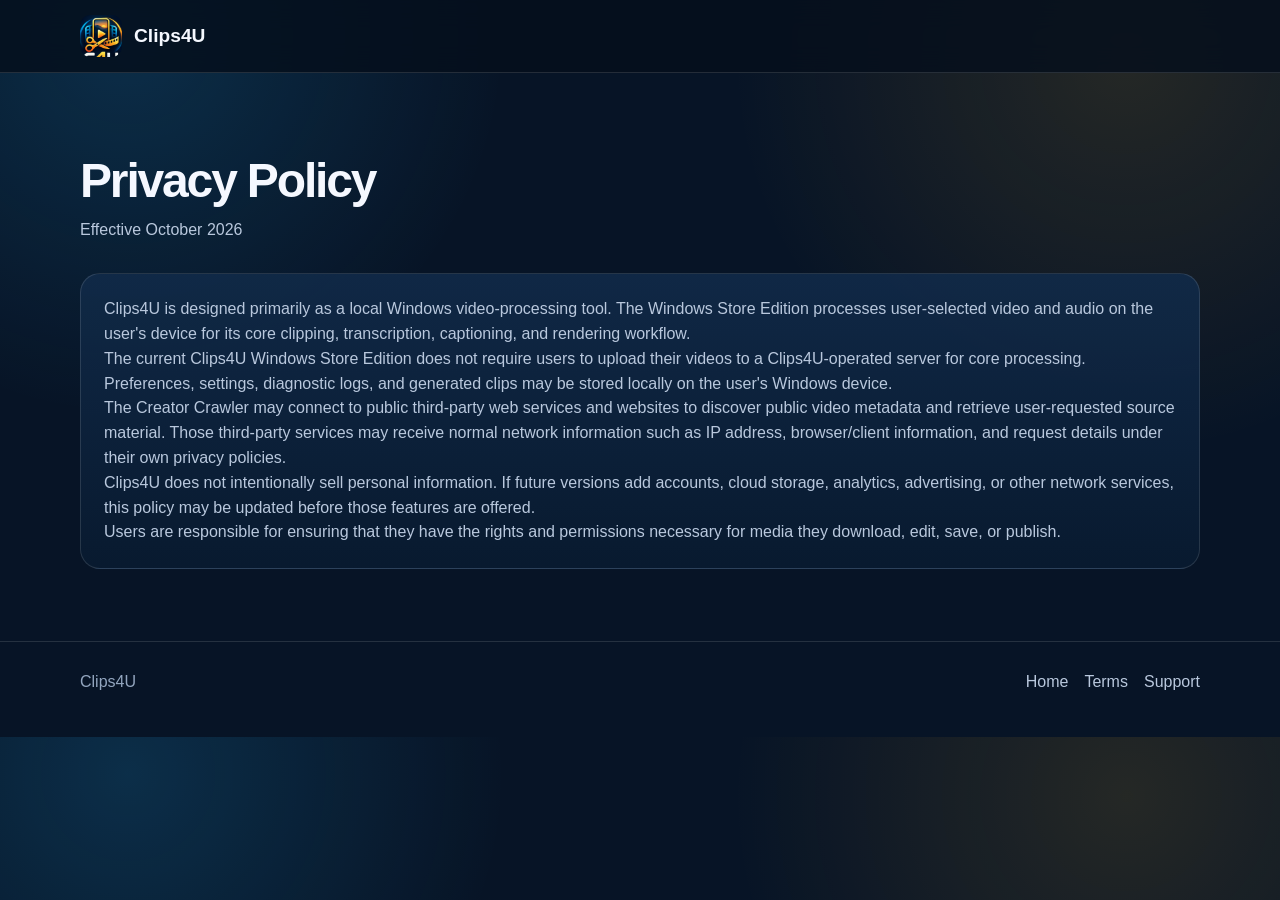
<file: privacy.html>
<!doctype html>
<html lang="en"><head><meta charset="utf-8"><meta name="viewport" content="width=device-width,initial-scale=1">
<title>Privacy — Clips4U</title><link rel="icon" href="assets/clips4u-logo.png"><link rel="stylesheet" href="style.css"></head>
<body><nav><div class="wrap navbar"><a class="brand" href="index.html"><img src="assets/clips4u-logo.png" alt=""><span>Clips4U</span></a></div></nav>
<main class="section"><div class="wrap"><h1 style="font-size:3rem">Privacy Policy</h1>
<p class="section-lead">Effective October 2026</p>
<div class="card">
<p>Clips4U is designed primarily as a local Windows video-processing tool. The Windows Store Edition processes user-selected video and audio on the user's device for its core clipping, transcription, captioning, and rendering workflow.</p>
<p>The current Clips4U Windows Store Edition does not require users to upload their videos to a Clips4U-operated server for core processing. Preferences, settings, diagnostic logs, and generated clips may be stored locally on the user's Windows device.</p>
<p>The Creator Crawler may connect to public third-party web services and websites to discover public video metadata and retrieve user-requested source material. Those third-party services may receive normal network information such as IP address, browser/client information, and request details under their own privacy policies.</p>
<p>Clips4U does not intentionally sell personal information. If future versions add accounts, cloud storage, analytics, advertising, or other network services, this policy may be updated before those features are offered.</p>
<p>Users are responsible for ensuring that they have the rights and permissions necessary for media they download, edit, save, or publish.</p>
</div></div></main>
<footer><div class="wrap footer-grid"><div>Clips4U</div><div class="footer-links"><a href="index.html">Home</a><a href="terms.html">Terms</a><a href="support.html">Support</a></div></div></footer>
</body></html>
</file>
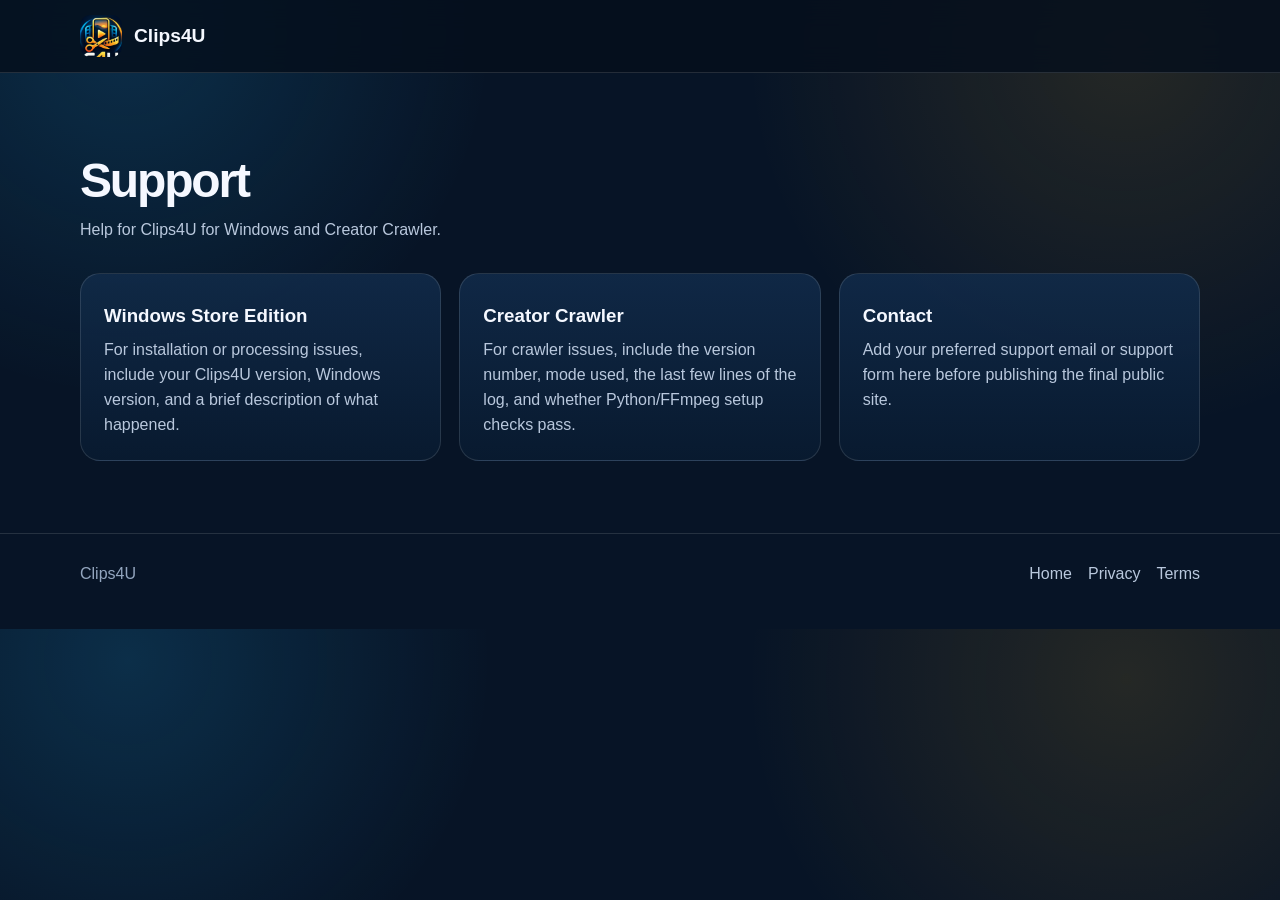
<file: support.html>
<!doctype html>
<html lang="en"><head><meta charset="utf-8"><meta name="viewport" content="width=device-width,initial-scale=1">
<title>Support — Clips4U</title><link rel="icon" href="assets/clips4u-logo.png"><link rel="stylesheet" href="style.css"></head>
<body><nav><div class="wrap navbar"><a class="brand" href="index.html"><img src="assets/clips4u-logo.png" alt=""><span>Clips4U</span></a></div></nav>
<main class="section"><div class="wrap"><h1 style="font-size:3rem">Support</h1>
<p class="section-lead">Help for Clips4U for Windows and Creator Crawler.</p>
<div class="grid">
<div class="card"><h3>Windows Store Edition</h3><p>For installation or processing issues, include your Clips4U version, Windows version, and a brief description of what happened.</p></div>
<div class="card"><h3>Creator Crawler</h3><p>For crawler issues, include the version number, mode used, the last few lines of the log, and whether Python/FFmpeg setup checks pass.</p></div>
<div class="card"><h3>Contact</h3><p>Add your preferred support email or support form here before publishing the final public site.</p></div>
</div></div></main>
<footer><div class="wrap footer-grid"><div>Clips4U</div><div class="footer-links"><a href="index.html">Home</a><a href="privacy.html">Privacy</a><a href="terms.html">Terms</a></div></div></footer>
</body></html>
</file>
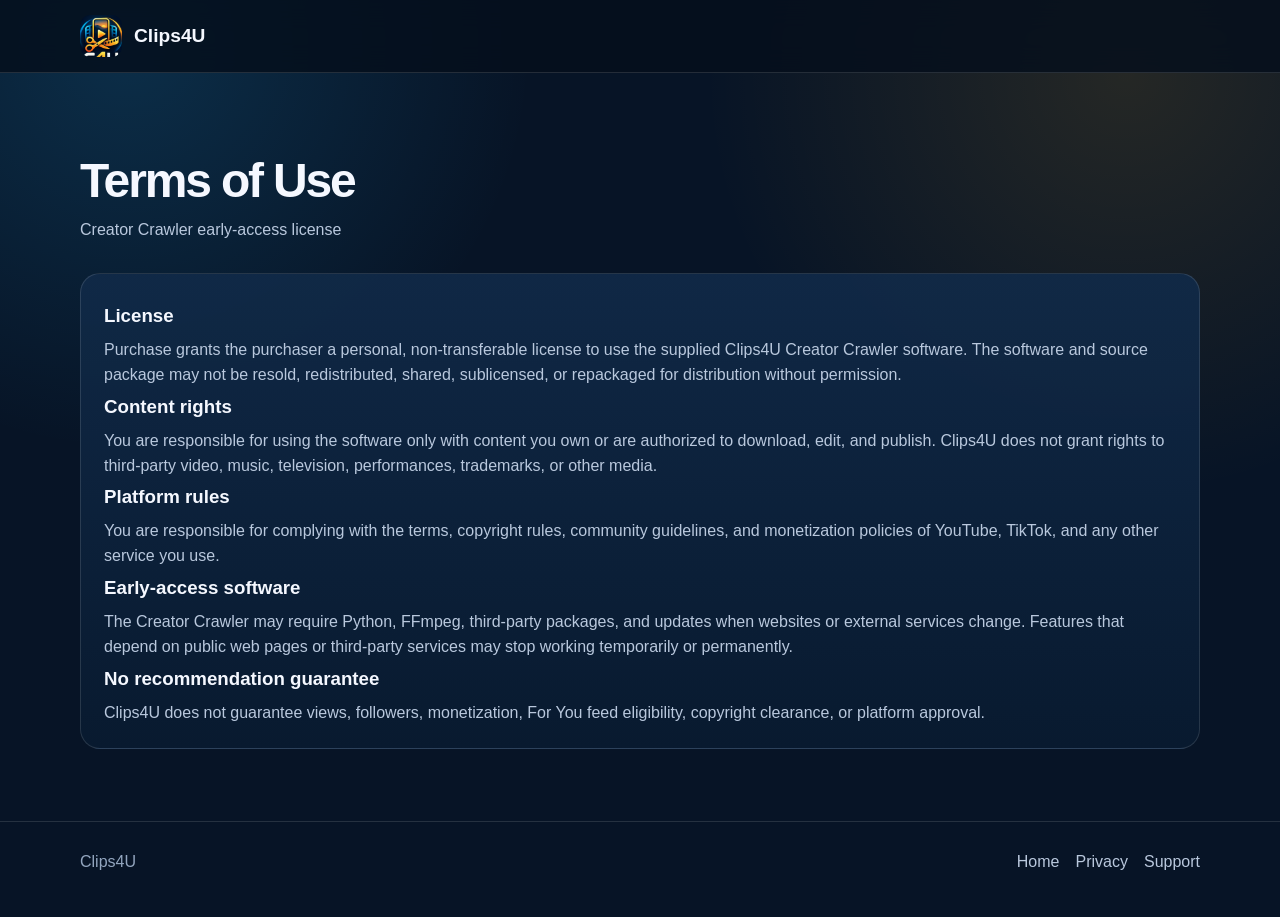
<file: terms.html>
<!doctype html>
<html lang="en"><head><meta charset="utf-8"><meta name="viewport" content="width=device-width,initial-scale=1">
<title>Terms — Clips4U</title><link rel="icon" href="assets/clips4u-logo.png"><link rel="stylesheet" href="style.css"></head>
<body><nav><div class="wrap navbar"><a class="brand" href="index.html"><img src="assets/clips4u-logo.png" alt=""><span>Clips4U</span></a></div></nav>
<main class="section"><div class="wrap"><h1 style="font-size:3rem">Terms of Use</h1><p class="section-lead">Creator Crawler early-access license</p>
<div class="card">
<h3>License</h3><p>Purchase grants the purchaser a personal, non-transferable license to use the supplied Clips4U Creator Crawler software. The software and source package may not be resold, redistributed, shared, sublicensed, or repackaged for distribution without permission.</p>
<h3>Content rights</h3><p>You are responsible for using the software only with content you own or are authorized to download, edit, and publish. Clips4U does not grant rights to third-party video, music, television, performances, trademarks, or other media.</p>
<h3>Platform rules</h3><p>You are responsible for complying with the terms, copyright rules, community guidelines, and monetization policies of YouTube, TikTok, and any other service you use.</p>
<h3>Early-access software</h3><p>The Creator Crawler may require Python, FFmpeg, third-party packages, and updates when websites or external services change. Features that depend on public web pages or third-party services may stop working temporarily or permanently.</p>
<h3>No recommendation guarantee</h3><p>Clips4U does not guarantee views, followers, monetization, For You feed eligibility, copyright clearance, or platform approval.</p>
</div></div></main>
<footer><div class="wrap footer-grid"><div>Clips4U</div><div class="footer-links"><a href="index.html">Home</a><a href="privacy.html">Privacy</a><a href="support.html">Support</a></div></div></footer>
</body></html>
</file>
<file: style.css>
:root{
  --bg:#071426;
  --bg2:#0a1d36;
  --card:#0d2039;
  --card2:#102844;
  --text:#f5f8ff;
  --muted:#b9c8dd;
  --blue:#23b7ff;
  --gold:#ffb41f;
  --orange:#ff7a18;
  --line:rgba(255,255,255,.12);
  --green:#5ee59c;
}
*{box-sizing:border-box}
html{scroll-behavior:smooth}
body{
  margin:0;
  font-family:Inter,Segoe UI,Arial,sans-serif;
  background:
    radial-gradient(circle at 10% 5%, rgba(35,183,255,.16), transparent 28%),
    radial-gradient(circle at 88% 8%, rgba(255,180,31,.12), transparent 30%),
    var(--bg);
  color:var(--text);
  line-height:1.55;
}
a{color:inherit}
.wrap{width:min(1120px,92vw);margin:auto}
nav{
  position:sticky;top:0;z-index:20;
  backdrop-filter:blur(14px);
  background:rgba(5,15,28,.83);
  border-bottom:1px solid var(--line);
}
.navbar{height:72px;display:flex;align-items:center;justify-content:space-between;gap:18px}
.brand{display:flex;align-items:center;gap:12px;text-decoration:none;font-weight:800;font-size:1.2rem}
.brand img{width:42px;height:42px;border-radius:10px}
.navlinks{display:flex;align-items:center;gap:20px}
.navlinks a{text-decoration:none;color:var(--muted);font-weight:600}
.navlinks a:hover{color:white}
.btn{
  display:inline-flex;align-items:center;justify-content:center;
  gap:8px;border-radius:12px;padding:12px 18px;font-weight:800;
  text-decoration:none;border:1px solid transparent;cursor:pointer;
}
.btn-primary{
  background:linear-gradient(135deg,var(--gold),var(--orange));
  color:#091321;box-shadow:0 10px 28px rgba(255,144,24,.22)
}
.btn-secondary{background:rgba(255,255,255,.06);border-color:var(--line);color:white}
.btn-disabled{opacity:.65;cursor:not-allowed}
.hero{padding:66px 0 38px}
.hero-grid{display:grid;grid-template-columns:1.05fr .95fr;gap:38px;align-items:center}
.kicker{color:var(--gold);font-weight:900;letter-spacing:.12em;text-transform:uppercase;font-size:.8rem}
h1{font-size:clamp(2.4rem,6vw,4.9rem);line-height:.98;margin:.25em 0 .3em;letter-spacing:-.045em}
h1 span{background:linear-gradient(90deg,#fff 20%,#54c8ff 52%,#ffc440 84%);-webkit-background-clip:text;background-clip:text;color:transparent}
.hero p{color:var(--muted);font-size:1.12rem;max-width:700px}
.hero-actions{display:flex;gap:12px;flex-wrap:wrap;margin:24px 0}
.micro{font-size:.88rem;color:#91a5c0}
.hero-card{position:relative}
.hero-card img{
  width:100%;display:block;border-radius:24px;border:1px solid var(--line);
  box-shadow:0 32px 80px rgba(0,0,0,.42)
}
.badge{
  display:inline-flex;align-items:center;gap:8px;
  border:1px solid rgba(94,229,156,.35);
  color:#c9ffe0;background:rgba(94,229,156,.08);
  border-radius:999px;padding:7px 11px;font-weight:700;font-size:.84rem;
}
.section{padding:72px 0}
.section h2{font-size:clamp(1.9rem,4vw,3rem);margin:0 0 12px;letter-spacing:-.025em}
.section-lead{color:var(--muted);max-width:760px;margin:0 0 30px}
.grid{display:grid;grid-template-columns:repeat(3,1fr);gap:18px}
.card{
  border:1px solid var(--line);background:linear-gradient(180deg,rgba(17,42,72,.92),rgba(9,27,48,.92));
  border-radius:20px;padding:23px
}
.card h3{margin:4px 0 8px}
.card p{color:var(--muted);margin:0}
.icon{font-size:1.55rem}
.product{
  display:grid;grid-template-columns:1fr 1fr;gap:22px;align-items:stretch
}
.product-card{
  border:1px solid var(--line);background:linear-gradient(160deg,var(--card2),var(--card));
  border-radius:24px;padding:28px;position:relative;overflow:hidden
}
.product-card:before{
  content:"";position:absolute;inset:auto -20% -45% auto;width:280px;height:280px;border-radius:50%;
  background:radial-gradient(circle,rgba(35,183,255,.22),transparent 70%)
}
.price{font-size:2.4rem;font-weight:900;margin:10px 0 2px}
.price small{font-size:.9rem;color:var(--muted);font-weight:600}
.features{padding:0;margin:20px 0;list-style:none}
.features li{margin:9px 0;color:#dbe8f8}
.features li:before{content:"✓";color:var(--green);font-weight:900;margin-right:9px}
.notice{
  border:1px solid rgba(255,180,31,.28);background:rgba(255,180,31,.07);
  border-radius:16px;padding:16px 18px;color:#f6dfaa
}
.steps{counter-reset:step;display:grid;grid-template-columns:repeat(4,1fr);gap:14px}
.step{
  border:1px solid var(--line);background:rgba(255,255,255,.04);border-radius:18px;padding:20px
}
.step:before{
  counter-increment:step;content:counter(step);
  display:grid;place-items:center;width:34px;height:34px;border-radius:50%;
  background:linear-gradient(135deg,var(--blue),#276cff);font-weight:900;margin-bottom:12px
}
.faq details{border-bottom:1px solid var(--line);padding:18px 0}
.faq summary{font-weight:800;cursor:pointer}
.faq p{color:var(--muted)}
footer{border-top:1px solid var(--line);padding:28px 0 42px;color:#93a6bf}
.footer-grid{display:flex;justify-content:space-between;gap:20px;flex-wrap:wrap}
.footer-links{display:flex;gap:16px;flex-wrap:wrap}
.footer-links a{color:#b9c8dd;text-decoration:none}
@media(max-width:860px){
  .hero-grid,.product{grid-template-columns:1fr}
  .grid{grid-template-columns:1fr}
  .steps{grid-template-columns:1fr 1fr}
  .navlinks a:not(.btn){display:none}
  .hero{padding-top:44px}
}
@media(max-width:520px){
  .steps{grid-template-columns:1fr}
  h1{font-size:2.55rem}
  .navbar{height:64px}
}
</file>
